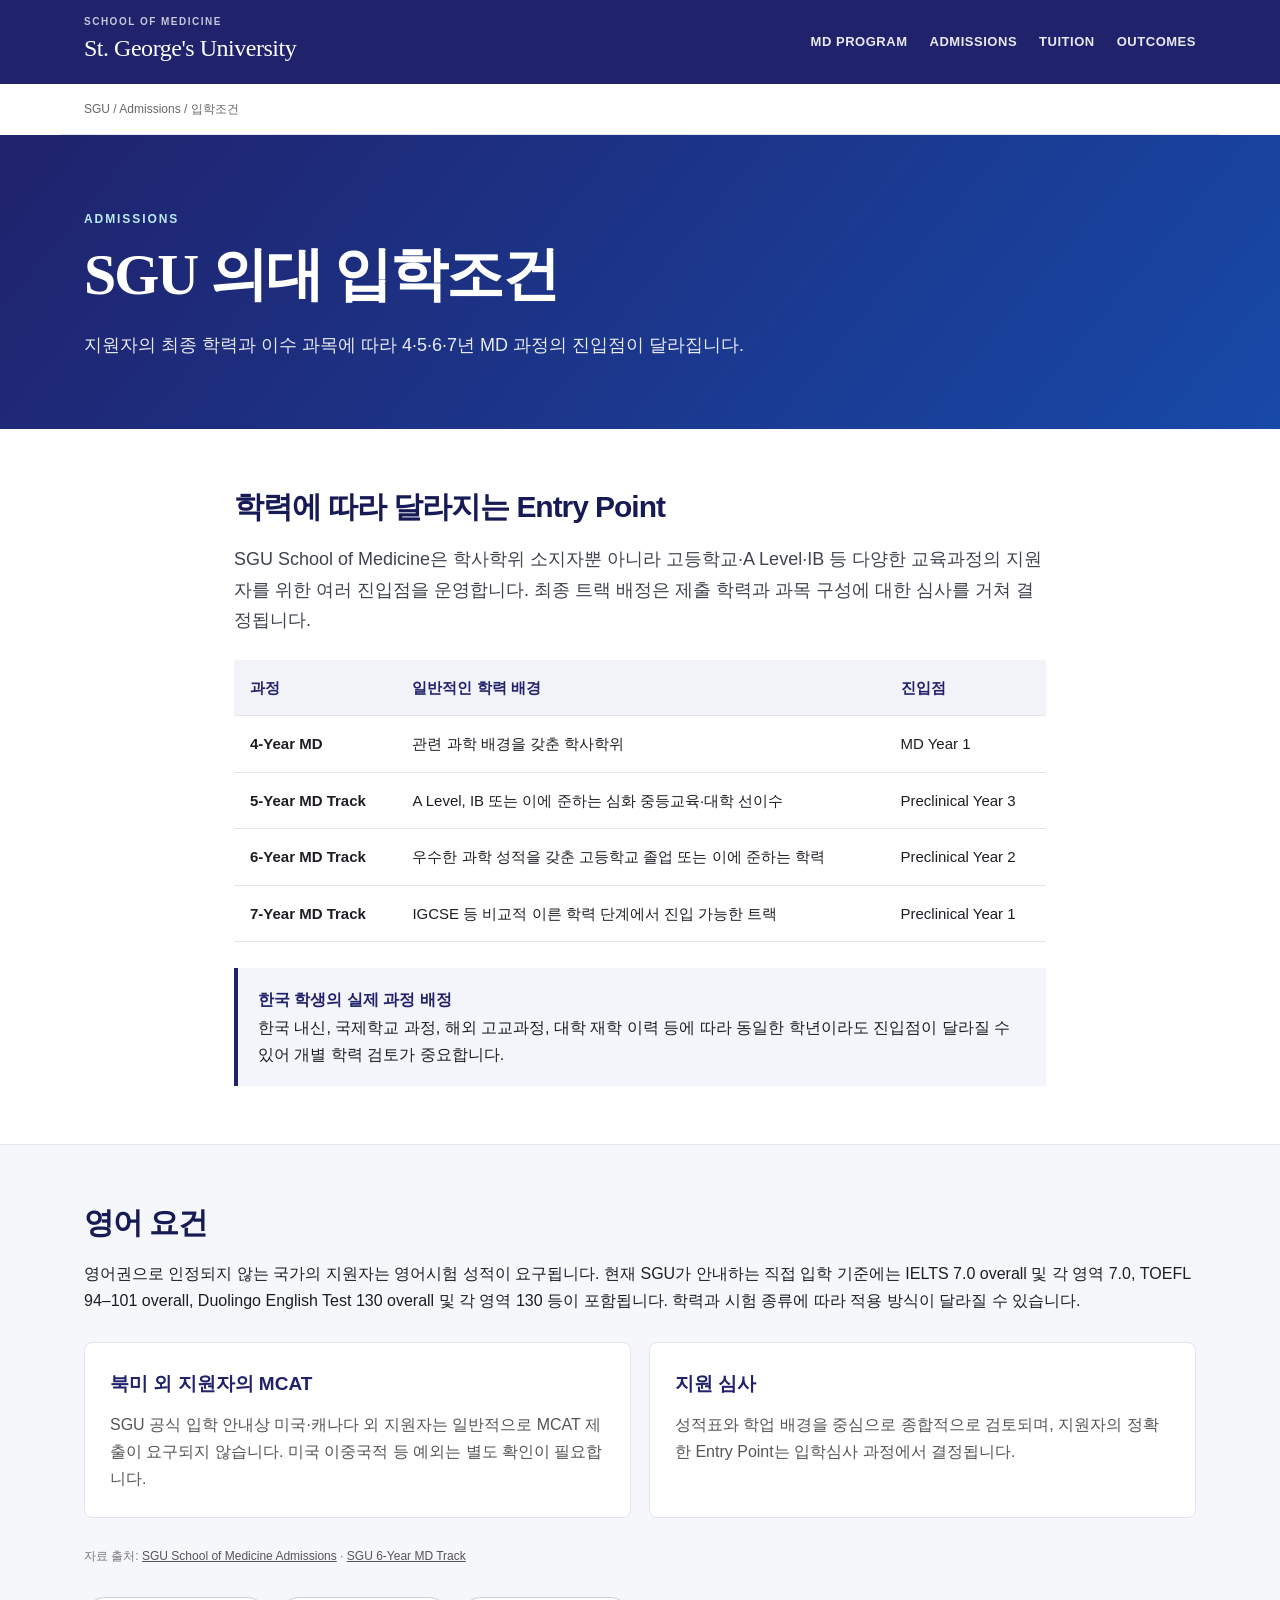
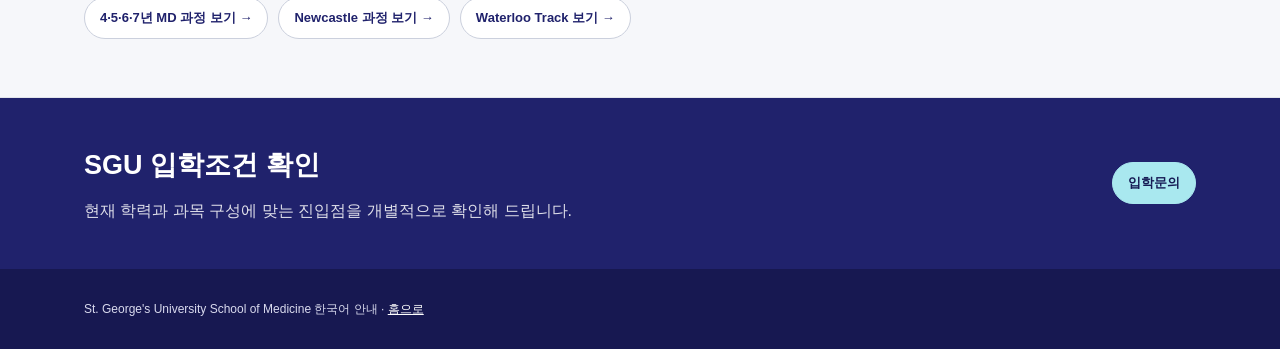
<file: admissions.html>
<!doctype html><html lang="ko"><head><meta charset="utf-8"><meta name="viewport" content="width=device-width,initial-scale=1"><title>SGU 의대 입학조건 | 4·5·6·7년 MD 과정</title><meta name="description" content="세인트조지 대학교(SGU) 의과대학 4·5·6·7년 MD 과정의 학력별 입학조건과 영어 요건을 안내합니다."><link rel="canonical" href="https://sgumedical.netlify.app/admissions.html"><link rel="stylesheet" href="/detail.css"><script type="application/ld+json">{"@context":"https://schema.org","@type":"WebPage","name":"SGU 의대 입학조건","url":"https://sgumedical.netlify.app/admissions.html","about":{"@type":"CollegeOrUniversity","name":"St. George's University"}}</script></head><body><header class="topbar"><div class="inner"><a class="brand" href="/"><small>School of Medicine</small>St. George's University</a><nav class="nav"><a href="/md-program.html">MD PROGRAM</a><a href="/admissions.html">ADMISSIONS</a><a href="/tuition-scholarships.html">TUITION</a><a href="/usmle-residency.html">OUTCOMES</a></nav></div></header><div class="crumbs"><a href="/">SGU</a> / Admissions / 입학조건</div><section class="hero"><div class="inner"><span class="eyebrow">ADMISSIONS</span><h1>SGU 의대 입학조건</h1><p>지원자의 최종 학력과 이수 과목에 따라 4·5·6·7년 MD 과정의 진입점이 달라집니다.</p></div></section><main><section><div class="wrap intro"><h2 class="section-title">학력에 따라 달라지는 Entry Point</h2><p class="lead">SGU School of Medicine은 학사학위 소지자뿐 아니라 고등학교·A Level·IB 등 다양한 교육과정의 지원자를 위한 여러 진입점을 운영합니다. 최종 트랙 배정은 제출 학력과 과목 구성에 대한 심사를 거쳐 결정됩니다.</p><table><thead><tr><th>과정</th><th>일반적인 학력 배경</th><th>진입점</th></tr></thead><tbody><tr><td><b>4-Year MD</b></td><td>관련 과학 배경을 갖춘 학사학위</td><td>MD Year 1</td></tr><tr><td><b>5-Year MD Track</b></td><td>A Level, IB 또는 이에 준하는 심화 중등교육·대학 선이수</td><td>Preclinical Year 3</td></tr><tr><td><b>6-Year MD Track</b></td><td>우수한 과학 성적을 갖춘 고등학교 졸업 또는 이에 준하는 학력</td><td>Preclinical Year 2</td></tr><tr><td><b>7-Year MD Track</b></td><td>IGCSE 등 비교적 이른 학력 단계에서 진입 가능한 트랙</td><td>Preclinical Year 1</td></tr></tbody></table><div class="notice"><strong>한국 학생의 실제 과정 배정</strong><br>한국 내신, 국제학교 과정, 해외 고교과정, 대학 재학 이력 등에 따라 동일한 학년이라도 진입점이 달라질 수 있어 개별 학력 검토가 중요합니다.</div></div></section><section class="band"><div class="wrap"><h2 class="section-title">영어 요건</h2><p>영어권으로 인정되지 않는 국가의 지원자는 영어시험 성적이 요구됩니다. 현재 SGU가 안내하는 직접 입학 기준에는 IELTS 7.0 overall 및 각 영역 7.0, TOEFL 94–101 overall, Duolingo English Test 130 overall 및 각 영역 130 등이 포함됩니다. 학력과 시험 종류에 따라 적용 방식이 달라질 수 있습니다.</p><div class="grid"><div class="card"><h3>북미 외 지원자의 MCAT</h3><p>SGU 공식 입학 안내상 미국·캐나다 외 지원자는 일반적으로 MCAT 제출이 요구되지 않습니다. 미국 이중국적 등 예외는 별도 확인이 필요합니다.</p></div><div class="card"><h3>지원 심사</h3><p>성적표와 학업 배경을 중심으로 종합적으로 검토되며, 지원자의 정확한 Entry Point는 입학심사 과정에서 결정됩니다.</p></div></div><p class="source">자료 출처: <a href="https://www.sgu.edu/school-of-medicine/admissions/" target="_blank" rel="noopener">SGU School of Medicine Admissions</a> · <a href="https://www.sgu.edu/school-of-medicine/md/6-year-md-track/" target="_blank" rel="noopener">SGU 6-Year MD Track</a></p><div class="link-row"><a href="/md-program.html">4·5·6·7년 MD 과정 보기 →</a><a href="/northumbria-newcastle.html">Newcastle 과정 보기 →</a><a href="/waterloo.html">Waterloo Track 보기 →</a></div></div></section></main><section class="cta"><div class="wrap"><div><h2>SGU 입학조건 확인</h2><p>현재 학력과 과목 구성에 맞는 진입점을 개별적으로 확인해 드립니다.</p></div><a class="button" href="/#inquiry">입학문의</a></div></section><footer class="footer"><div class="wrap">St. George's University School of Medicine 한국어 안내 · <a href="/">홈으로</a></div></footer></body></html>
</file>
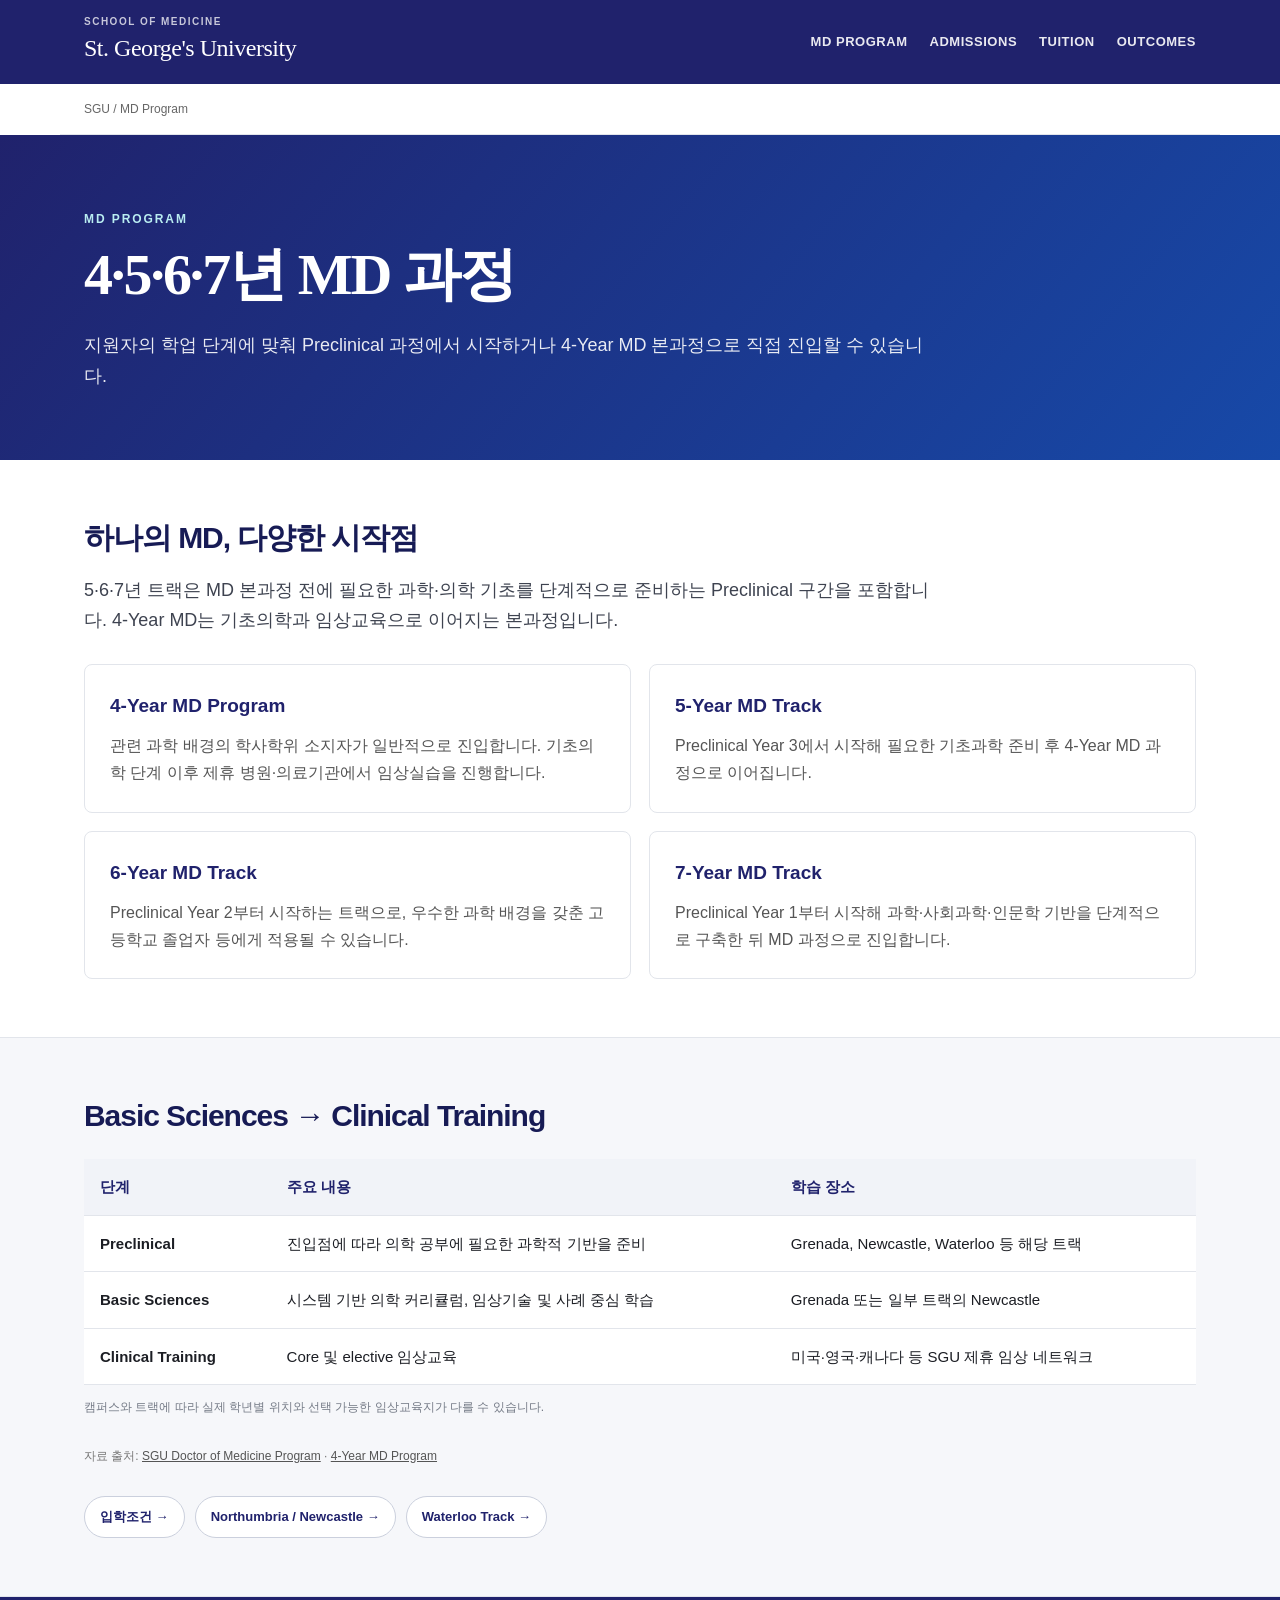
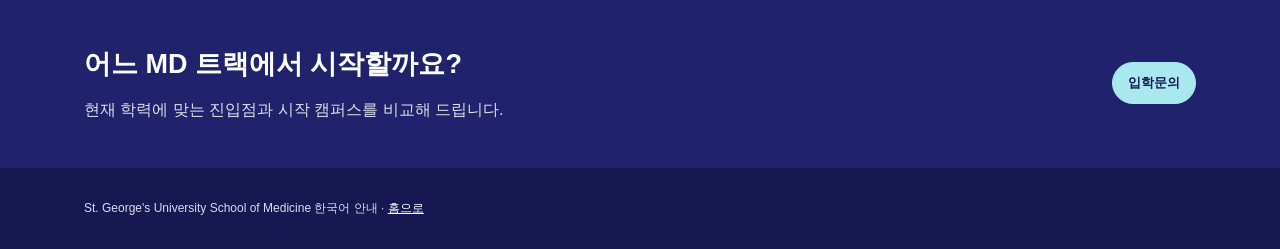
<file: md-program.html>
<!doctype html><html lang="ko"><head><meta charset="utf-8"><meta name="viewport" content="width=device-width,initial-scale=1"><title>SGU 4·5·6·7년 MD 과정 | 의대 커리큘럼</title><meta name="description" content="세인트조지 대학교(SGU) 의과대학 4·5·6·7년 MD 트랙의 진입 구조, 기초의학과 임상실습 과정을 안내합니다."><link rel="canonical" href="https://sgumedical.netlify.app/md-program.html"><link rel="stylesheet" href="/detail.css"><script type="application/ld+json">{"@context":"https://schema.org","@type":"EducationalOccupationalProgram","name":"St. George's University Doctor of Medicine Program","provider":{"@type":"CollegeOrUniversity","name":"St. George's University"},"url":"https://sgumedical.netlify.app/md-program.html"}</script></head><body><header class="topbar"><div class="inner"><a class="brand" href="/"><small>School of Medicine</small>St. George's University</a><nav class="nav"><a href="/md-program.html">MD PROGRAM</a><a href="/admissions.html">ADMISSIONS</a><a href="/tuition-scholarships.html">TUITION</a><a href="/usmle-residency.html">OUTCOMES</a></nav></div></header><div class="crumbs"><a href="/">SGU</a> / MD Program</div><section class="hero"><div class="inner"><span class="eyebrow">MD PROGRAM</span><h1>4·5·6·7년 MD 과정</h1><p>지원자의 학업 단계에 맞춰 Preclinical 과정에서 시작하거나 4-Year MD 본과정으로 직접 진입할 수 있습니다.</p></div></section><main><section><div class="wrap"><h2 class="section-title">하나의 MD, 다양한 시작점</h2><p class="lead intro">5·6·7년 트랙은 MD 본과정 전에 필요한 과학·의학 기초를 단계적으로 준비하는 Preclinical 구간을 포함합니다. 4-Year MD는 기초의학과 임상교육으로 이어지는 본과정입니다.</p><div class="grid"><div class="card"><h3>4-Year MD Program</h3><p>관련 과학 배경의 학사학위 소지자가 일반적으로 진입합니다. 기초의학 단계 이후 제휴 병원·의료기관에서 임상실습을 진행합니다.</p></div><div class="card"><h3>5-Year MD Track</h3><p>Preclinical Year 3에서 시작해 필요한 기초과학 준비 후 4-Year MD 과정으로 이어집니다.</p></div><div class="card"><h3>6-Year MD Track</h3><p>Preclinical Year 2부터 시작하는 트랙으로, 우수한 과학 배경을 갖춘 고등학교 졸업자 등에게 적용될 수 있습니다.</p></div><div class="card"><h3>7-Year MD Track</h3><p>Preclinical Year 1부터 시작해 과학·사회과학·인문학 기반을 단계적으로 구축한 뒤 MD 과정으로 진입합니다.</p></div></div></div></section><section class="band"><div class="wrap"><h2 class="section-title">Basic Sciences → Clinical Training</h2><table><thead><tr><th>단계</th><th>주요 내용</th><th>학습 장소</th></tr></thead><tbody><tr><td><b>Preclinical</b></td><td>진입점에 따라 의학 공부에 필요한 과학적 기반을 준비</td><td>Grenada, Newcastle, Waterloo 등 해당 트랙</td></tr><tr><td><b>Basic Sciences</b></td><td>시스템 기반 의학 커리큘럼, 임상기술 및 사례 중심 학습</td><td>Grenada 또는 일부 트랙의 Newcastle</td></tr><tr><td><b>Clinical Training</b></td><td>Core 및 elective 임상교육</td><td>미국·영국·캐나다 등 SGU 제휴 임상 네트워크</td></tr></tbody></table><p class="fine">캠퍼스와 트랙에 따라 실제 학년별 위치와 선택 가능한 임상교육지가 다를 수 있습니다.</p><p class="source">자료 출처: <a href="https://www.sgu.edu/school-of-medicine/md/" target="_blank" rel="noopener">SGU Doctor of Medicine Program</a> · <a href="https://www.sgu.edu/school-of-medicine/md/4-year-md-program/" target="_blank" rel="noopener">4-Year MD Program</a></p><div class="link-row"><a href="/admissions.html">입학조건 →</a><a href="/northumbria-newcastle.html">Northumbria / Newcastle →</a><a href="/waterloo.html">Waterloo Track →</a></div></div></section></main><section class="cta"><div class="wrap"><div><h2>어느 MD 트랙에서 시작할까요?</h2><p>현재 학력에 맞는 진입점과 시작 캠퍼스를 비교해 드립니다.</p></div><a class="button" href="/#inquiry">입학문의</a></div></section><footer class="footer"><div class="wrap">St. George's University School of Medicine 한국어 안내 · <a href="/">홈으로</a></div></footer></body></html>
</file>
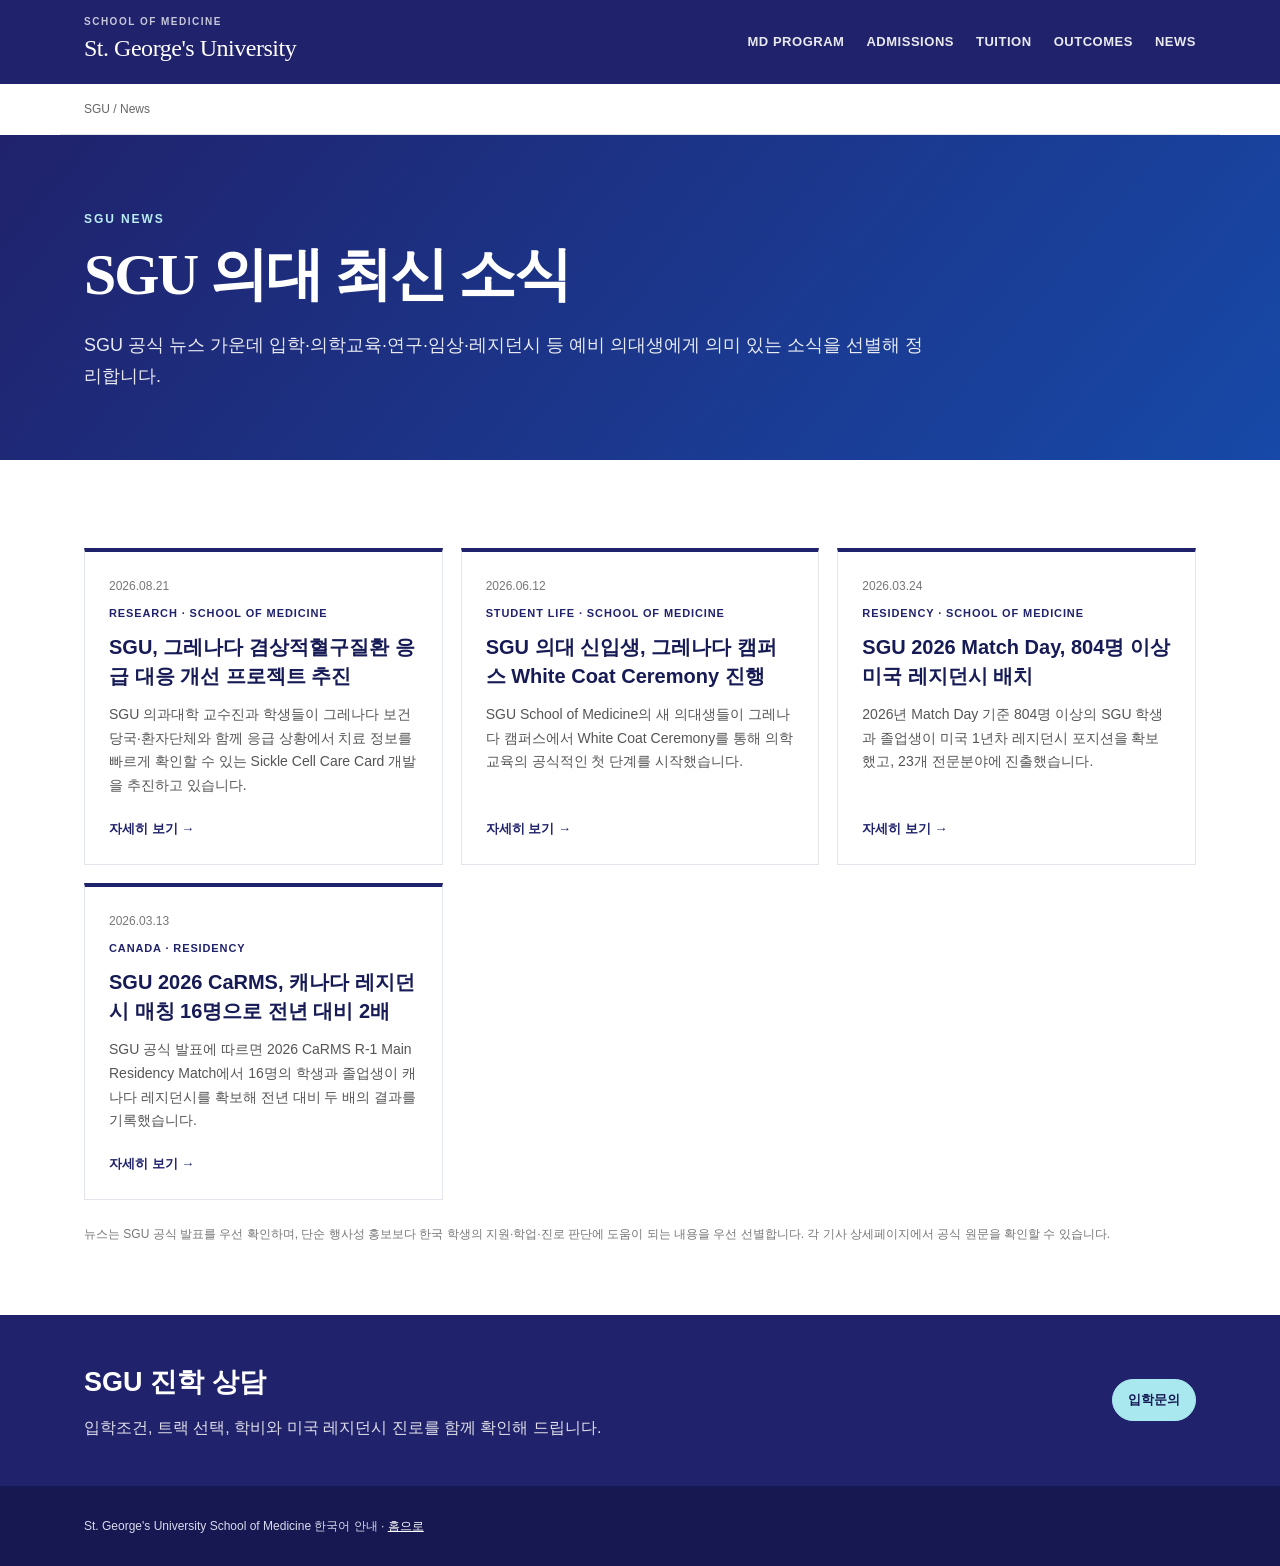
<file: news.html>
<!doctype html><html lang="ko"><head><meta charset="utf-8"><meta name="viewport" content="width=device-width,initial-scale=1"><title>SGU NEWS | 세인트조지 의대 최신 소식</title><meta name="description" content="세인트조지 대학교(SGU) School of Medicine의 최신 뉴스 중 한국 학생과 학부모에게 유용한 입학, 의학교육, 연구, 임상, 레지던시 소식을 선별해 한국어로 정리합니다."><link rel="canonical" href="https://sgumedical.netlify.app/news.html"><link rel="stylesheet" href="/detail.css"><script type="application/ld+json">{"@context":"https://schema.org","@type":"CollectionPage","name":"SGU NEWS","url":"https://sgumedical.netlify.app/news.html","about":{"@type":"CollegeOrUniversity","name":"St. George's University"}}</script><style>.news-grid{display:grid;grid-template-columns:repeat(3,minmax(0,1fr));gap:18px;margin-top:30px}.news-card{border:1px solid var(--line);border-top:4px solid var(--blue);padding:24px;background:#fff;display:flex;flex-direction:column;min-height:270px}.news-date{font-size:12px;color:#777;margin-bottom:8px}.news-cat{font-size:11px;font-weight:900;letter-spacing:.08em;text-transform:uppercase;color:#20226c;margin-bottom:10px}.news-card h2{font-size:20px;line-height:1.45;margin:0 0 12px;color:#171b55}.news-card p{font-size:14px;color:#555;margin:0 0 20px}.news-card a{margin-top:auto;font-size:13px;font-weight:800;color:#20226c;text-decoration:none}.news-card a:hover{text-decoration:underline}.news-note{margin-top:24px;font-size:12px;color:#777}@media(max-width:850px){.news-grid{grid-template-columns:1fr}}</style></head><body><header class="topbar"><div class="inner"><a class="brand" href="/"><small>School of Medicine</small>St. George's University</a><nav class="nav"><a href="/md-program.html">MD PROGRAM</a><a href="/admissions.html">ADMISSIONS</a><a href="/tuition-scholarships.html">TUITION</a><a href="/usmle-residency.html">OUTCOMES</a><a href="/news.html">NEWS</a></nav></div></header><div class="crumbs"><a href="/">SGU</a> / News</div><section class="hero"><div class="inner"><span class="eyebrow">SGU NEWS</span><h1>SGU 의대 최신 소식</h1><p>SGU 공식 뉴스 가운데 입학·의학교육·연구·임상·레지던시 등 예비 의대생에게 의미 있는 소식을 선별해 정리합니다.</p></div></section><main><section><div class="wrap"><div id="newsList" class="news-grid"><article class="news-card"><div class="news-date">2026.08.21</div><div class="news-cat">Research · School of Medicine</div><h2>SGU, 그레나다 겸상적혈구질환 응급 대응 개선 프로젝트 추진</h2><p>SGU 교수진과 학생들이 현지 보건 당국·환자단체와 함께 Sickle Cell Care Card 개발을 추진하고 있습니다.</p><a href="/news/sickle-cell-care-grenada-2026.html">자세히 보기 →</a></article><article class="news-card"><div class="news-date">2026.06.12</div><div class="news-cat">Student Life · School of Medicine</div><h2>SGU 의대 신입생, 그레나다 캠퍼스 White Coat Ceremony 진행</h2><p>새 의대생들이 White Coat Ceremony를 통해 의학 교육의 공식적인 첫 단계를 시작했습니다.</p><a href="/news/white-coat-grenada-2026.html">자세히 보기 →</a></article><article class="news-card"><div class="news-date">2026.03.24</div><div class="news-cat">Residency · School of Medicine</div><h2>SGU 2026 Match Day, 804명 이상 미국 레지던시 배치</h2><p>804명 이상의 SGU 학생과 졸업생이 미국 1년차 레지던시 포지션을 확보했고 23개 전문분야에 진출했습니다.</p><a href="/news/match-day-2026.html">자세히 보기 →</a></article></div><p class="news-note">뉴스는 SGU 공식 발표를 우선 확인하며, 단순 행사성 홍보보다 한국 학생의 지원·학업·진로 판단에 도움이 되는 내용을 우선 선별합니다. 각 기사 상세페이지에서 공식 원문을 확인할 수 있습니다.</p></div></section></main><section class="cta"><div class="wrap"><div><h2>SGU 진학 상담</h2><p>입학조건, 트랙 선택, 학비와 미국 레지던시 진로를 함께 확인해 드립니다.</p></div><a class="button" href="/#inquiry">입학문의</a></div></section><footer class="footer"><div class="wrap">St. George's University School of Medicine 한국어 안내 · <a href="/">홈으로</a></div></footer><script>fetch('/news-data.json').then(r=>r.json()).then(data=>{const box=document.getElementById('newsList');if(!box||!Array.isArray(data.items))return;box.innerHTML='';data.items.forEach(n=>{const a=document.createElement('article');a.className='news-card';const d=(n.date||'').replaceAll('-','.');a.innerHTML='<div class="news-date"></div><div class="news-cat"></div><h2></h2><p></p><a></a>';a.querySelector('.news-date').textContent=d;a.querySelector('.news-cat').textContent=n.category||'';a.querySelector('h2').textContent=n.title||'';a.querySelector('p').textContent=n.summary||'';const link=a.querySelector('a');link.href=n.path;link.textContent='자세히 보기 →';box.appendChild(a);});}).catch(()=>{});</script></body></html>
</file>
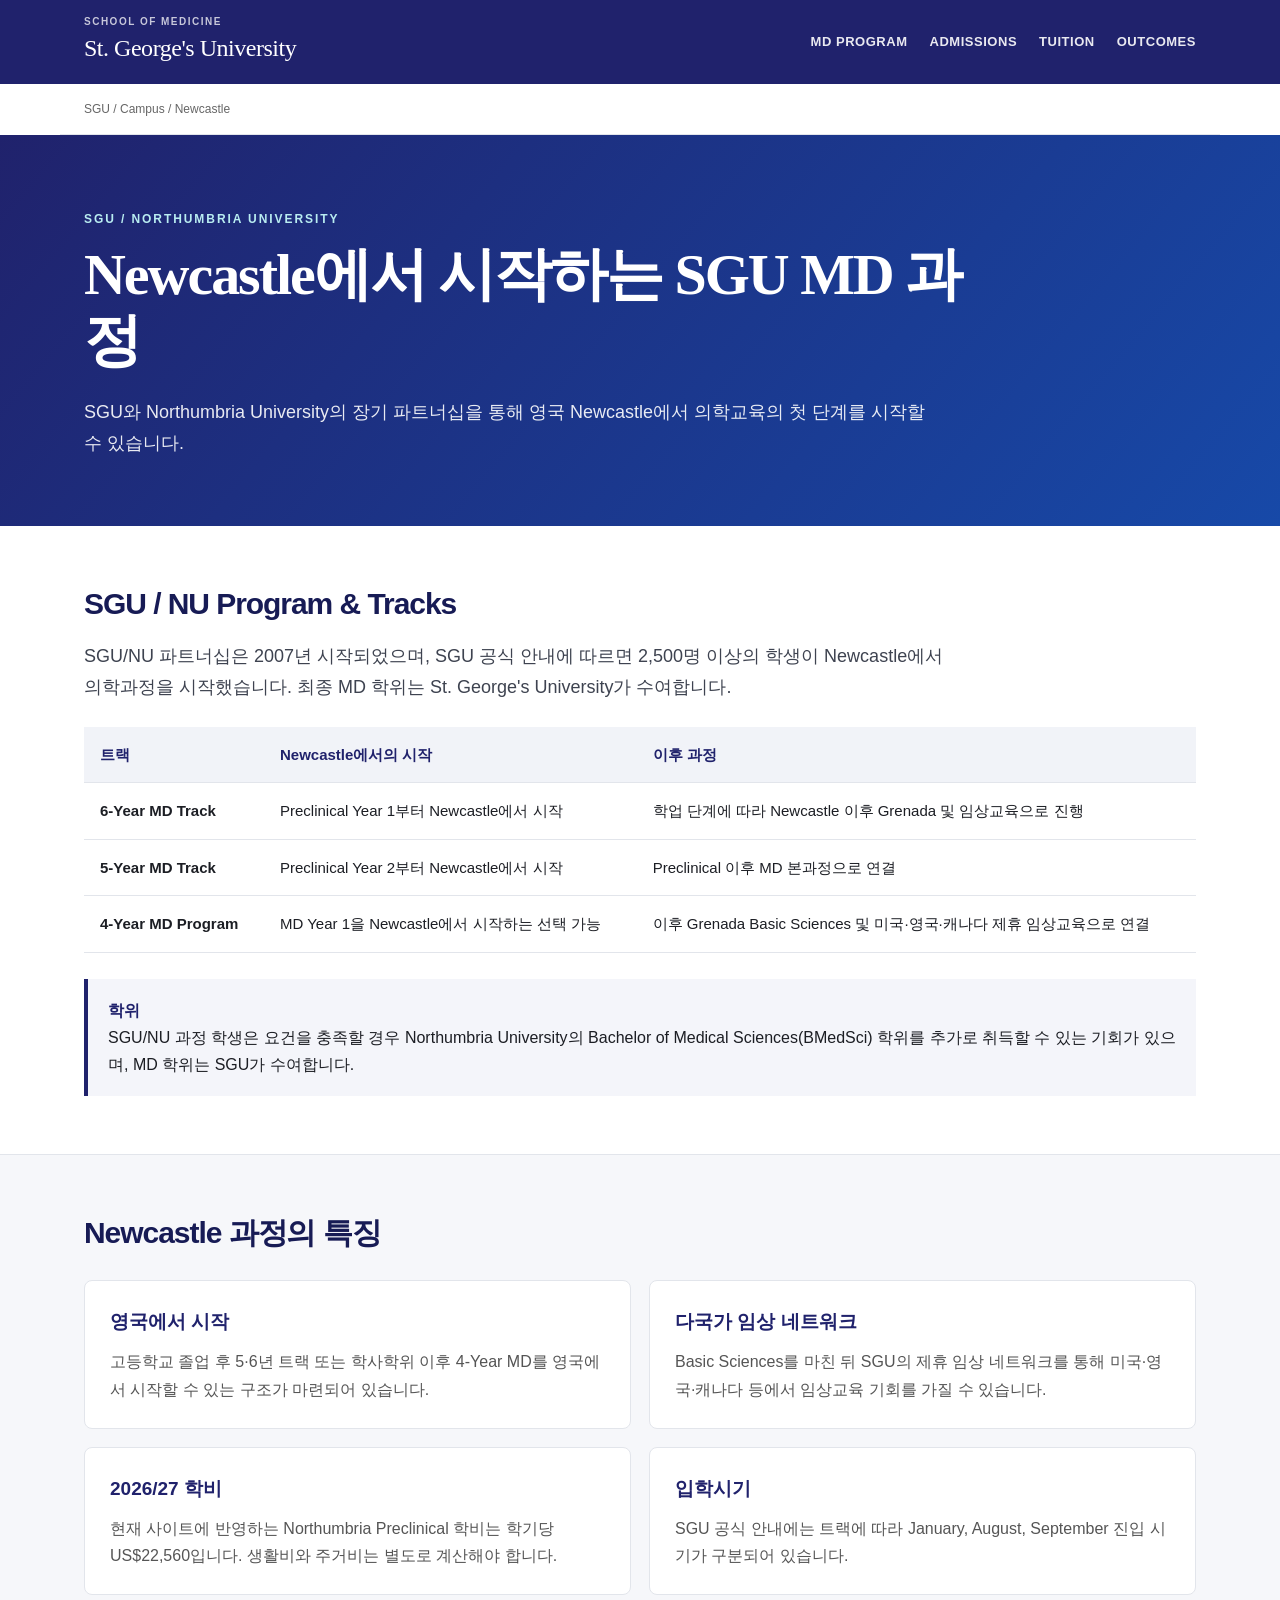
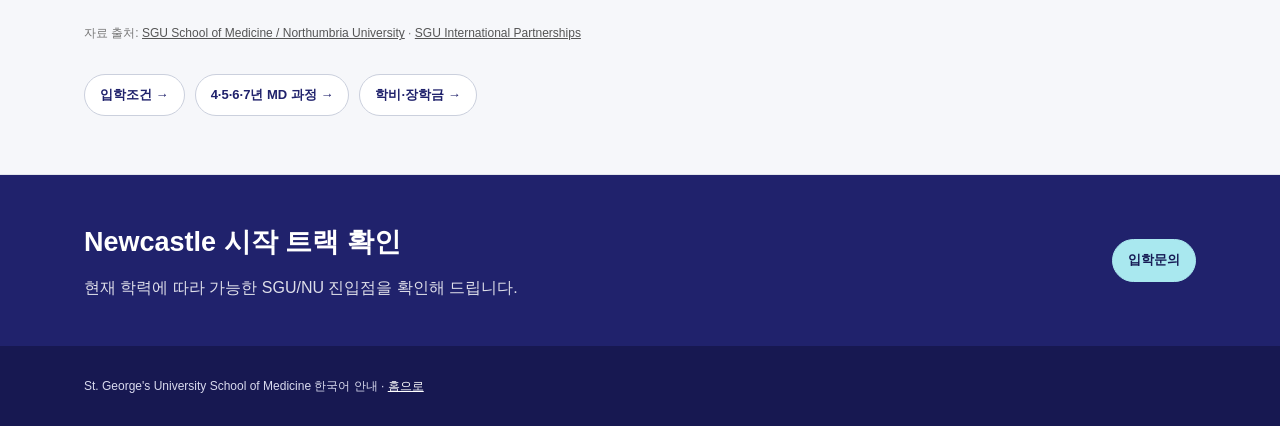
<file: northumbria-newcastle.html>
<!doctype html><html lang="ko"><head><meta charset="utf-8"><meta name="viewport" content="width=device-width,initial-scale=1"><title>SGU 노썸브리아 뉴캐슬 과정 | SGU/NU MD Track</title><meta name="description" content="영국 Newcastle의 Northumbria University에서 시작하는 SGU/NU 4-Year MD Program, 5-Year 및 6-Year MD Track 구조를 안내합니다."><link rel="canonical" href="https://sgumedical.netlify.app/northumbria-newcastle.html"><link rel="stylesheet" href="/detail.css"><script type="application/ld+json">{"@context":"https://schema.org","@type":"WebPage","name":"SGU / Northumbria University Newcastle MD 과정","url":"https://sgumedical.netlify.app/northumbria-newcastle.html","about":{"@type":"EducationalOccupationalProgram","name":"SGU School of Medicine / Northumbria University MD Program and Tracks"}}</script></head><body><header class="topbar"><div class="inner"><a class="brand" href="/"><small>School of Medicine</small>St. George's University</a><nav class="nav"><a href="/md-program.html">MD PROGRAM</a><a href="/admissions.html">ADMISSIONS</a><a href="/tuition-scholarships.html">TUITION</a><a href="/usmle-residency.html">OUTCOMES</a></nav></div></header><div class="crumbs"><a href="/">SGU</a> / Campus / Newcastle</div><section class="hero"><div class="inner"><span class="eyebrow">SGU / NORTHUMBRIA UNIVERSITY</span><h1>Newcastle에서 시작하는 SGU MD 과정</h1><p>SGU와 Northumbria University의 장기 파트너십을 통해 영국 Newcastle에서 의학교육의 첫 단계를 시작할 수 있습니다.</p></div></section><main><section><div class="wrap"><h2 class="section-title">SGU / NU Program & Tracks</h2><p class="lead intro">SGU/NU 파트너십은 2007년 시작되었으며, SGU 공식 안내에 따르면 2,500명 이상의 학생이 Newcastle에서 의학과정을 시작했습니다. 최종 MD 학위는 St. George's University가 수여합니다.</p><table><thead><tr><th>트랙</th><th>Newcastle에서의 시작</th><th>이후 과정</th></tr></thead><tbody><tr><td><b>6-Year MD Track</b></td><td>Preclinical Year 1부터 Newcastle에서 시작</td><td>학업 단계에 따라 Newcastle 이후 Grenada 및 임상교육으로 진행</td></tr><tr><td><b>5-Year MD Track</b></td><td>Preclinical Year 2부터 Newcastle에서 시작</td><td>Preclinical 이후 MD 본과정으로 연결</td></tr><tr><td><b>4-Year MD Program</b></td><td>MD Year 1을 Newcastle에서 시작하는 선택 가능</td><td>이후 Grenada Basic Sciences 및 미국·영국·캐나다 제휴 임상교육으로 연결</td></tr></tbody></table><div class="notice"><strong>학위</strong><br>SGU/NU 과정 학생은 요건을 충족할 경우 Northumbria University의 Bachelor of Medical Sciences(BMedSci) 학위를 추가로 취득할 수 있는 기회가 있으며, MD 학위는 SGU가 수여합니다.</div></div></section><section class="band"><div class="wrap"><h2 class="section-title">Newcastle 과정의 특징</h2><div class="grid"><div class="card"><h3>영국에서 시작</h3><p>고등학교 졸업 후 5·6년 트랙 또는 학사학위 이후 4-Year MD를 영국에서 시작할 수 있는 구조가 마련되어 있습니다.</p></div><div class="card"><h3>다국가 임상 네트워크</h3><p>Basic Sciences를 마친 뒤 SGU의 제휴 임상 네트워크를 통해 미국·영국·캐나다 등에서 임상교육 기회를 가질 수 있습니다.</p></div><div class="card"><h3>2026/27 학비</h3><p>현재 사이트에 반영하는 Northumbria Preclinical 학비는 학기당 US$22,560입니다. 생활비와 주거비는 별도로 계산해야 합니다.</p></div><div class="card"><h3>입학시기</h3><p>SGU 공식 안내에는 트랙에 따라 January, August, September 진입 시기가 구분되어 있습니다.</p></div></div><p class="source">자료 출처: <a href="https://www.sgu.edu/school-of-medicine/nu/" target="_blank" rel="noopener">SGU School of Medicine / Northumbria University</a> · <a href="https://www.sgu.edu/school-of-medicine/international-partnerships/" target="_blank" rel="noopener">SGU International Partnerships</a></p><div class="link-row"><a href="/admissions.html">입학조건 →</a><a href="/md-program.html">4·5·6·7년 MD 과정 →</a><a href="/tuition-scholarships.html">학비·장학금 →</a></div></div></section></main><section class="cta"><div class="wrap"><div><h2>Newcastle 시작 트랙 확인</h2><p>현재 학력에 따라 가능한 SGU/NU 진입점을 확인해 드립니다.</p></div><a class="button" href="/#inquiry">입학문의</a></div></section><footer class="footer"><div class="wrap">St. George's University School of Medicine 한국어 안내 · <a href="/">홈으로</a></div></footer></body></html>
</file>
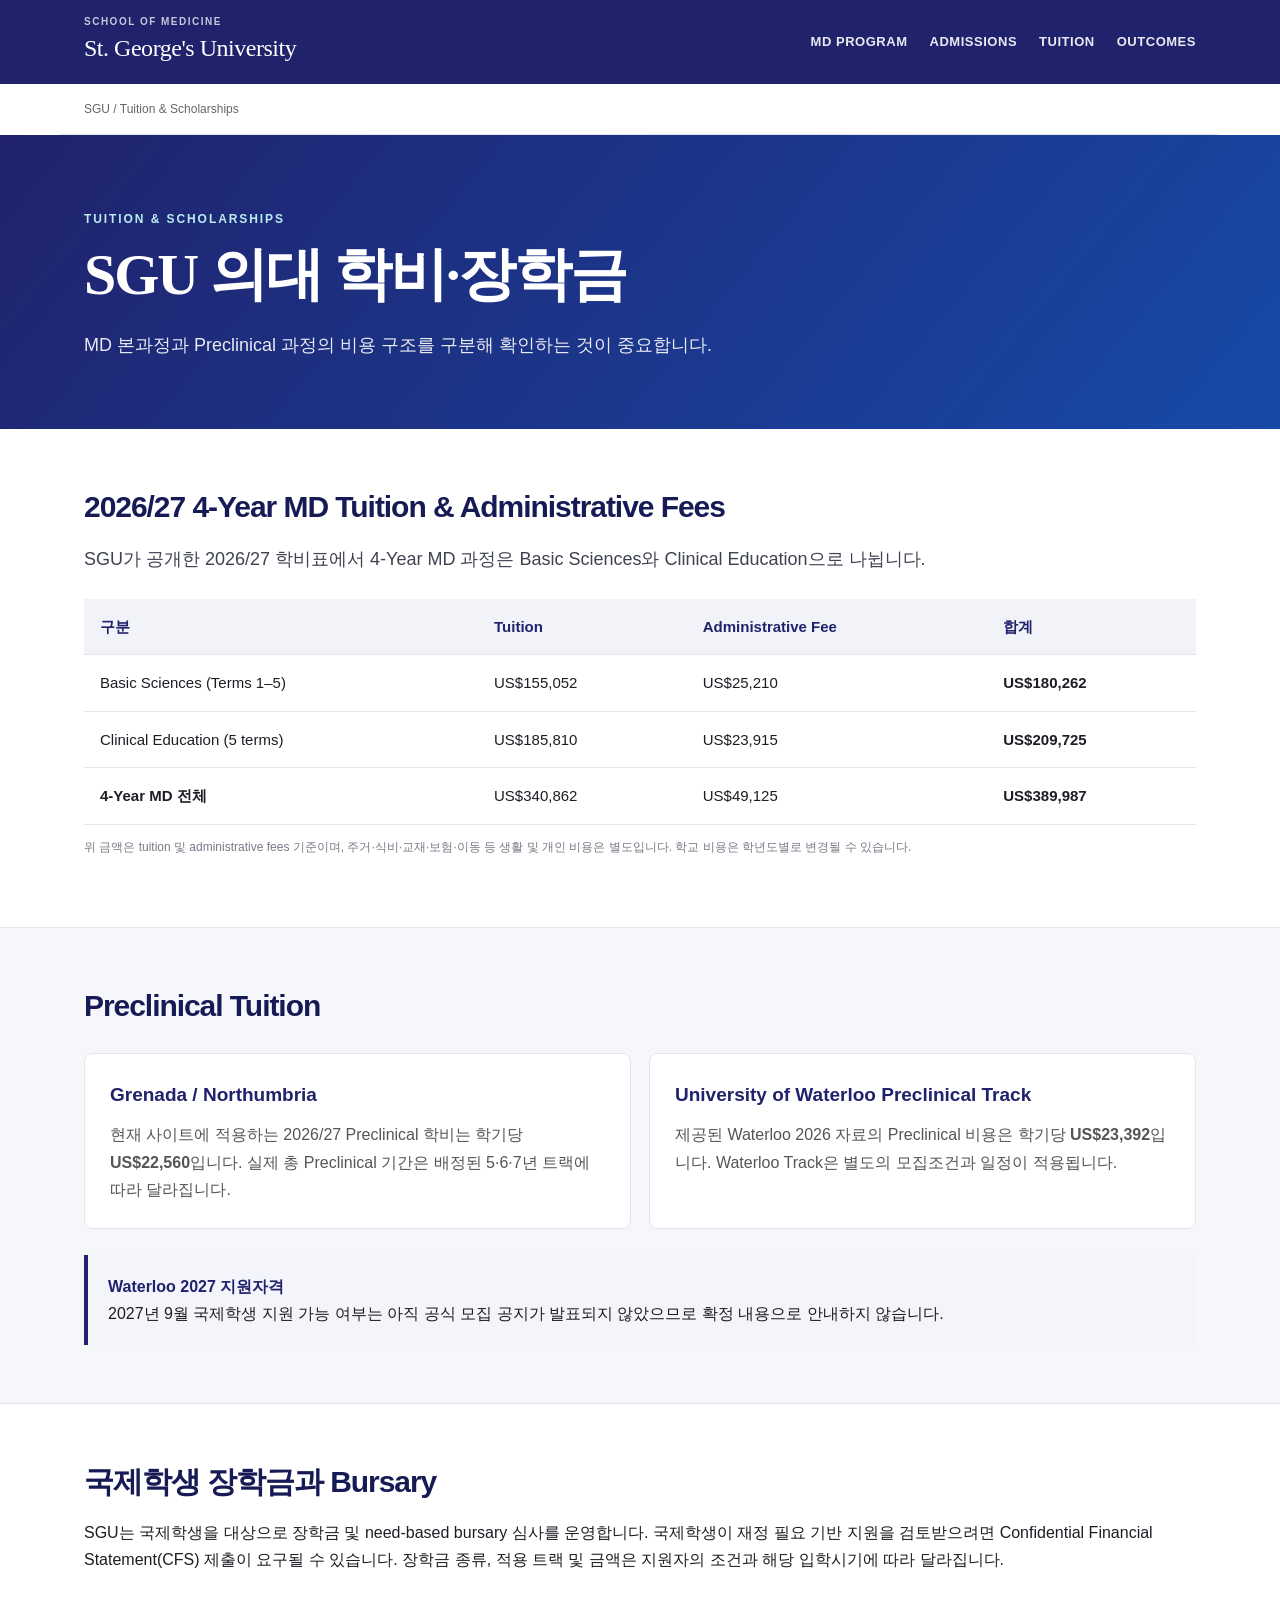
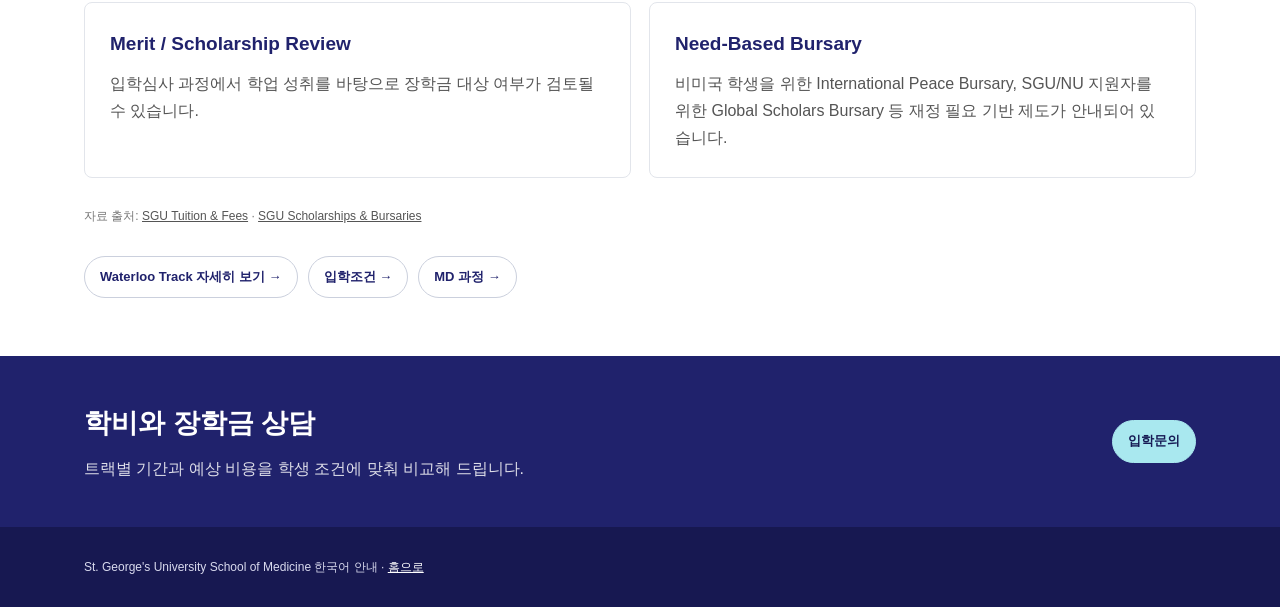
<file: tuition-scholarships.html>
<!doctype html><html lang="ko"><head><meta charset="utf-8"><meta name="viewport" content="width=device-width,initial-scale=1"><title>SGU 의대 학비·장학금 | 2026/27 비용 안내</title><meta name="description" content="세인트조지 대학교(SGU) 의과대학 2026/27 학비와 Preclinical 비용, 국제학생 장학금 및 bursary 안내입니다."><link rel="canonical" href="https://sgumedical.netlify.app/tuition-scholarships.html"><link rel="stylesheet" href="/detail.css"><script type="application/ld+json">{"@context":"https://schema.org","@type":"WebPage","name":"SGU 의대 학비·장학금","url":"https://sgumedical.netlify.app/tuition-scholarships.html","about":{"@type":"CollegeOrUniversity","name":"St. George's University"}}</script></head><body><header class="topbar"><div class="inner"><a class="brand" href="/"><small>School of Medicine</small>St. George's University</a><nav class="nav"><a href="/md-program.html">MD PROGRAM</a><a href="/admissions.html">ADMISSIONS</a><a href="/tuition-scholarships.html">TUITION</a><a href="/usmle-residency.html">OUTCOMES</a></nav></div></header><div class="crumbs"><a href="/">SGU</a> / Tuition & Scholarships</div><section class="hero"><div class="inner"><span class="eyebrow">TUITION & SCHOLARSHIPS</span><h1>SGU 의대 학비·장학금</h1><p>MD 본과정과 Preclinical 과정의 비용 구조를 구분해 확인하는 것이 중요합니다.</p></div></section><main><section><div class="wrap"><h2 class="section-title">2026/27 4-Year MD Tuition & Administrative Fees</h2><p class="lead intro">SGU가 공개한 2026/27 학비표에서 4-Year MD 과정은 Basic Sciences와 Clinical Education으로 나뉩니다.</p><table><thead><tr><th>구분</th><th>Tuition</th><th>Administrative Fee</th><th>합계</th></tr></thead><tbody><tr><td>Basic Sciences (Terms 1–5)</td><td>US$155,052</td><td>US$25,210</td><td><b>US$180,262</b></td></tr><tr><td>Clinical Education (5 terms)</td><td>US$185,810</td><td>US$23,915</td><td><b>US$209,725</b></td></tr><tr><td><b>4-Year MD 전체</b></td><td>US$340,862</td><td>US$49,125</td><td><b>US$389,987</b></td></tr></tbody></table><p class="fine">위 금액은 tuition 및 administrative fees 기준이며, 주거·식비·교재·보험·이동 등 생활 및 개인 비용은 별도입니다. 학교 비용은 학년도별로 변경될 수 있습니다.</p></div></section><section class="band"><div class="wrap"><h2 class="section-title">Preclinical Tuition</h2><div class="grid"><div class="card"><h3>Grenada / Northumbria</h3><p>현재 사이트에 적용하는 2026/27 Preclinical 학비는 학기당 <b>US$22,560</b>입니다. 실제 총 Preclinical 기간은 배정된 5·6·7년 트랙에 따라 달라집니다.</p></div><div class="card"><h3>University of Waterloo Preclinical Track</h3><p>제공된 Waterloo 2026 자료의 Preclinical 비용은 학기당 <b>US$23,392</b>입니다. Waterloo Track은 별도의 모집조건과 일정이 적용됩니다.</p></div></div><div class="notice"><strong>Waterloo 2027 지원자격</strong><br>2027년 9월 국제학생 지원 가능 여부는 아직 공식 모집 공지가 발표되지 않았으므로 확정 내용으로 안내하지 않습니다.</div></div></section><section><div class="wrap"><h2 class="section-title">국제학생 장학금과 Bursary</h2><p>SGU는 국제학생을 대상으로 장학금 및 need-based bursary 심사를 운영합니다. 국제학생이 재정 필요 기반 지원을 검토받으려면 Confidential Financial Statement(CFS) 제출이 요구될 수 있습니다. 장학금 종류, 적용 트랙 및 금액은 지원자의 조건과 해당 입학시기에 따라 달라집니다.</p><div class="grid"><div class="card"><h3>Merit / Scholarship Review</h3><p>입학심사 과정에서 학업 성취를 바탕으로 장학금 대상 여부가 검토될 수 있습니다.</p></div><div class="card"><h3>Need-Based Bursary</h3><p>비미국 학생을 위한 International Peace Bursary, SGU/NU 지원자를 위한 Global Scholars Bursary 등 재정 필요 기반 제도가 안내되어 있습니다.</p></div></div><p class="source">자료 출처: <a href="https://www.sgu.edu/school-of-medicine/tuition/" target="_blank" rel="noopener">SGU Tuition & Fees</a> · <a href="https://catalog.sgu.edu/school-of-medicine-catalog/universitysponsored-grants-scholarships-and-bursaries" target="_blank" rel="noopener">SGU Scholarships & Bursaries</a></p><div class="link-row"><a href="/waterloo.html">Waterloo Track 자세히 보기 →</a><a href="/admissions.html">입학조건 →</a><a href="/md-program.html">MD 과정 →</a></div></div></section></main><section class="cta"><div class="wrap"><div><h2>학비와 장학금 상담</h2><p>트랙별 기간과 예상 비용을 학생 조건에 맞춰 비교해 드립니다.</p></div><a class="button" href="/#inquiry">입학문의</a></div></section><footer class="footer"><div class="wrap">St. George's University School of Medicine 한국어 안내 · <a href="/">홈으로</a></div></footer></body></html>
</file>
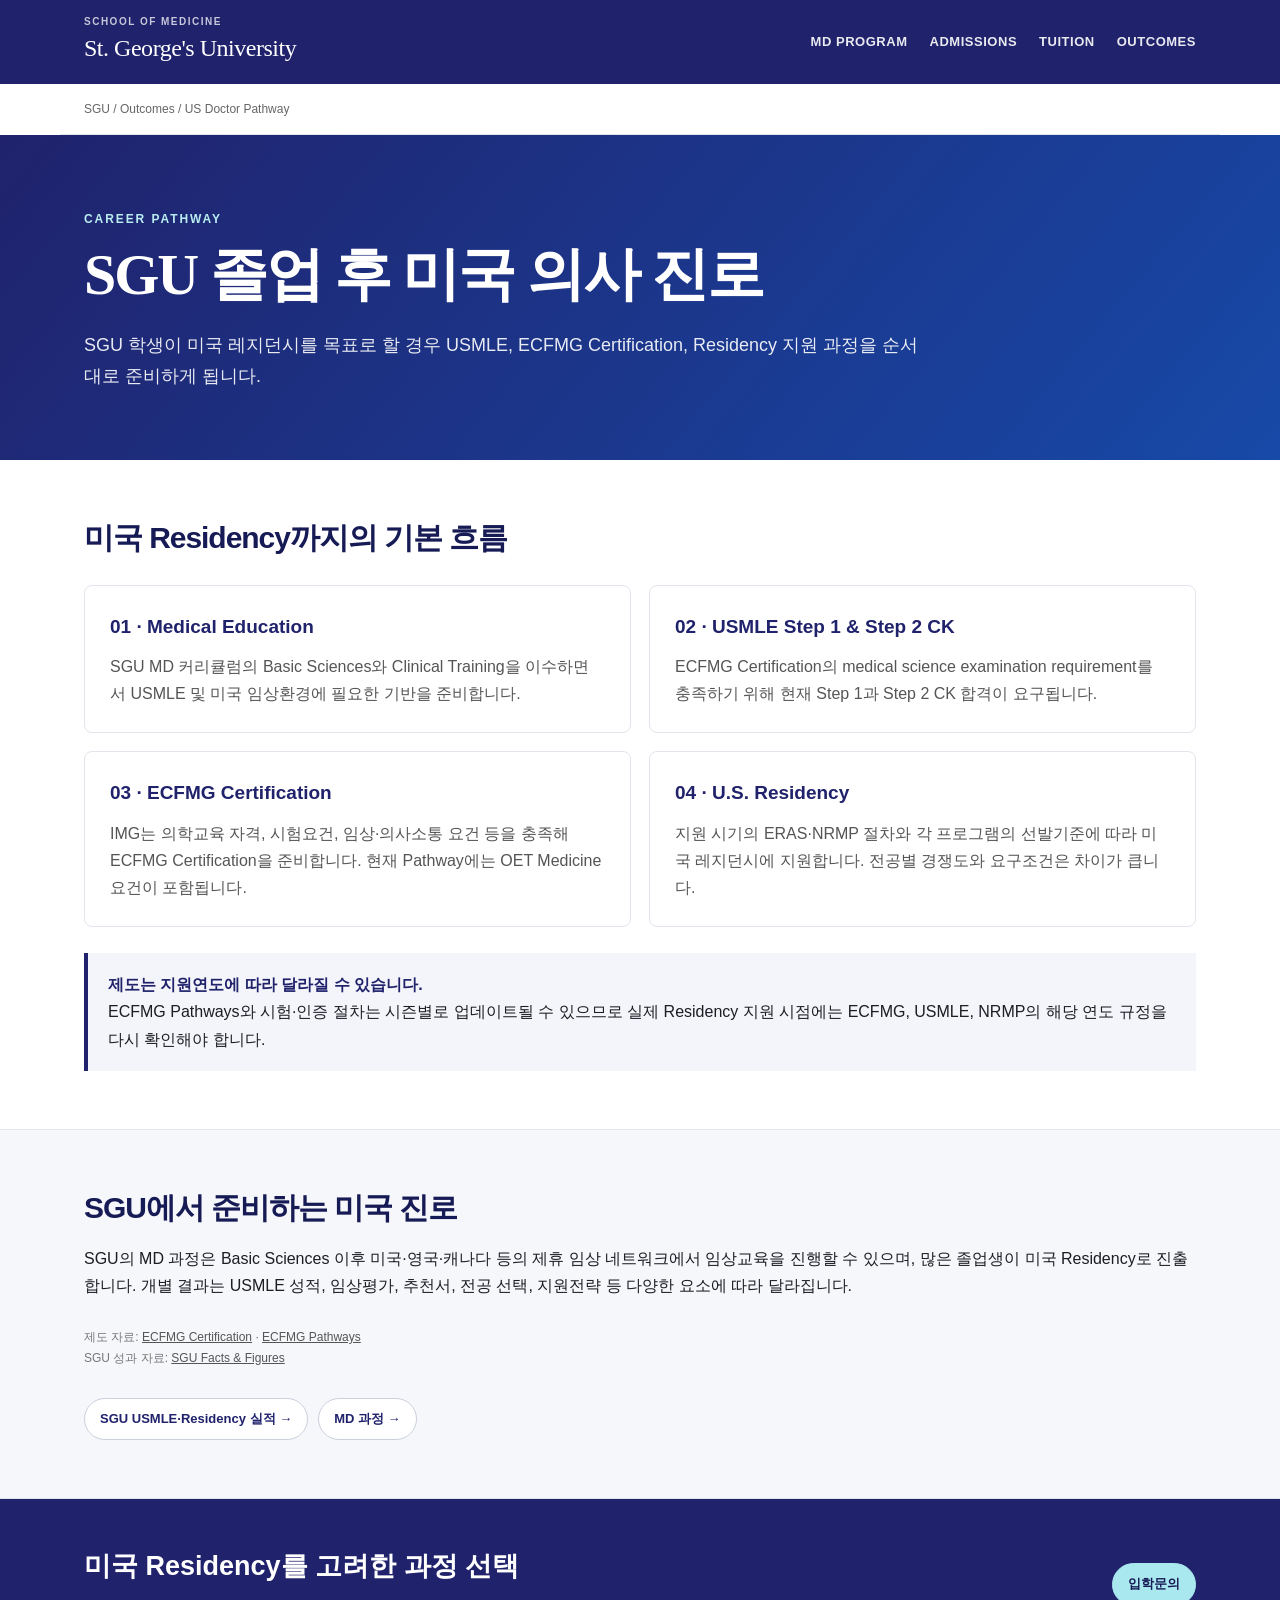
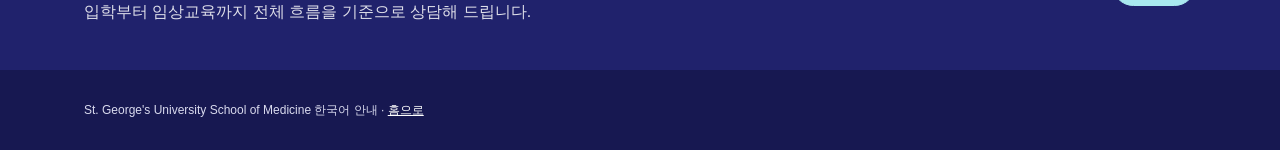
<file: us-doctor-pathway.html>
<!doctype html><html lang="ko"><head><meta charset="utf-8"><meta name="viewport" content="width=device-width,initial-scale=1"><title>SGU 졸업 후 미국 의사 진로 | USMLE·ECFMG·Residency</title><meta name="description" content="SGU 의대 학생이 미국 의사 진로를 준비할 때 확인하는 USMLE Step 1·Step 2 CK, ECFMG Certification, 미국 Residency의 기본 흐름을 안내합니다."><link rel="canonical" href="https://sgumedical.netlify.app/us-doctor-pathway.html"><link rel="stylesheet" href="/detail.css"><script type="application/ld+json">{"@context":"https://schema.org","@type":"WebPage","name":"SGU 졸업 후 미국 의사 진로","url":"https://sgumedical.netlify.app/us-doctor-pathway.html","about":{"@type":"CollegeOrUniversity","name":"St. George's University"}}</script></head><body><header class="topbar"><div class="inner"><a class="brand" href="/"><small>School of Medicine</small>St. George's University</a><nav class="nav"><a href="/md-program.html">MD PROGRAM</a><a href="/admissions.html">ADMISSIONS</a><a href="/tuition-scholarships.html">TUITION</a><a href="/usmle-residency.html">OUTCOMES</a></nav></div></header><div class="crumbs"><a href="/">SGU</a> / Outcomes / US Doctor Pathway</div><section class="hero"><div class="inner"><span class="eyebrow">CAREER PATHWAY</span><h1>SGU 졸업 후 미국 의사 진로</h1><p>SGU 학생이 미국 레지던시를 목표로 할 경우 USMLE, ECFMG Certification, Residency 지원 과정을 순서대로 준비하게 됩니다.</p></div></section><main><section><div class="wrap"><h2 class="section-title">미국 Residency까지의 기본 흐름</h2><div class="grid"><div class="card"><h3>01 · Medical Education</h3><p>SGU MD 커리큘럼의 Basic Sciences와 Clinical Training을 이수하면서 USMLE 및 미국 임상환경에 필요한 기반을 준비합니다.</p></div><div class="card"><h3>02 · USMLE Step 1 & Step 2 CK</h3><p>ECFMG Certification의 medical science examination requirement를 충족하기 위해 현재 Step 1과 Step 2 CK 합격이 요구됩니다.</p></div><div class="card"><h3>03 · ECFMG Certification</h3><p>IMG는 의학교육 자격, 시험요건, 임상·의사소통 요건 등을 충족해 ECFMG Certification을 준비합니다. 현재 Pathway에는 OET Medicine 요건이 포함됩니다.</p></div><div class="card"><h3>04 · U.S. Residency</h3><p>지원 시기의 ERAS·NRMP 절차와 각 프로그램의 선발기준에 따라 미국 레지던시에 지원합니다. 전공별 경쟁도와 요구조건은 차이가 큽니다.</p></div></div><div class="notice"><strong>제도는 지원연도에 따라 달라질 수 있습니다.</strong><br>ECFMG Pathways와 시험·인증 절차는 시즌별로 업데이트될 수 있으므로 실제 Residency 지원 시점에는 ECFMG, USMLE, NRMP의 해당 연도 규정을 다시 확인해야 합니다.</div></div></section><section class="band"><div class="wrap"><h2 class="section-title">SGU에서 준비하는 미국 진로</h2><p>SGU의 MD 과정은 Basic Sciences 이후 미국·영국·캐나다 등의 제휴 임상 네트워크에서 임상교육을 진행할 수 있으며, 많은 졸업생이 미국 Residency로 진출합니다. 개별 결과는 USMLE 성적, 임상평가, 추천서, 전공 선택, 지원전략 등 다양한 요소에 따라 달라집니다.</p><p class="source">제도 자료: <a href="https://www.ecfmg.org/certification/" target="_blank" rel="noopener">ECFMG Certification</a> · <a href="https://certification.ecfmg.org/certification-pathways/" target="_blank" rel="noopener">ECFMG Pathways</a><br>SGU 성과 자료: <a href="https://www.sgu.edu/school-of-medicine/facts-and-figures/" target="_blank" rel="noopener">SGU Facts & Figures</a></p><div class="link-row"><a href="/usmle-residency.html">SGU USMLE·Residency 실적 →</a><a href="/md-program.html">MD 과정 →</a></div></div></section></main><section class="cta"><div class="wrap"><div><h2>미국 Residency를 고려한 과정 선택</h2><p>입학부터 임상교육까지 전체 흐름을 기준으로 상담해 드립니다.</p></div><a class="button" href="/#inquiry">입학문의</a></div></section><footer class="footer"><div class="wrap">St. George's University School of Medicine 한국어 안내 · <a href="/">홈으로</a></div></footer></body></html>
</file>
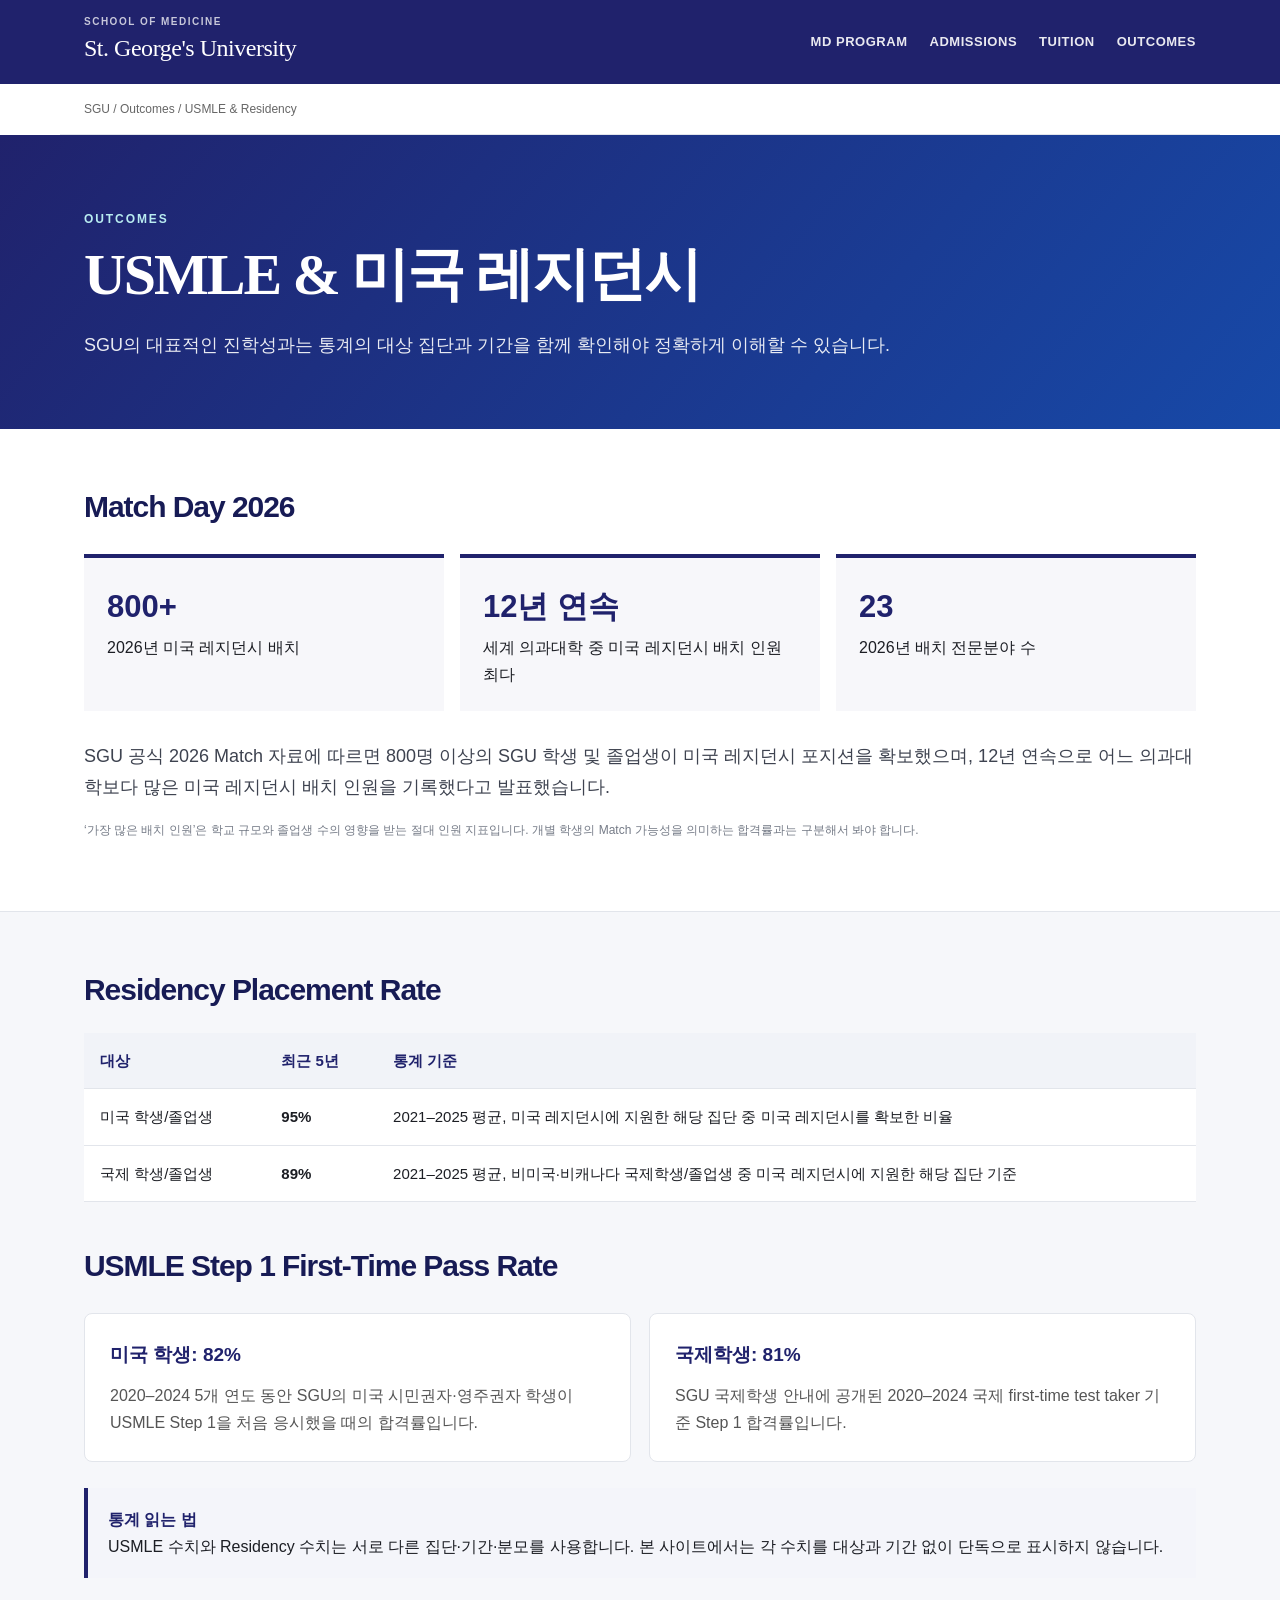
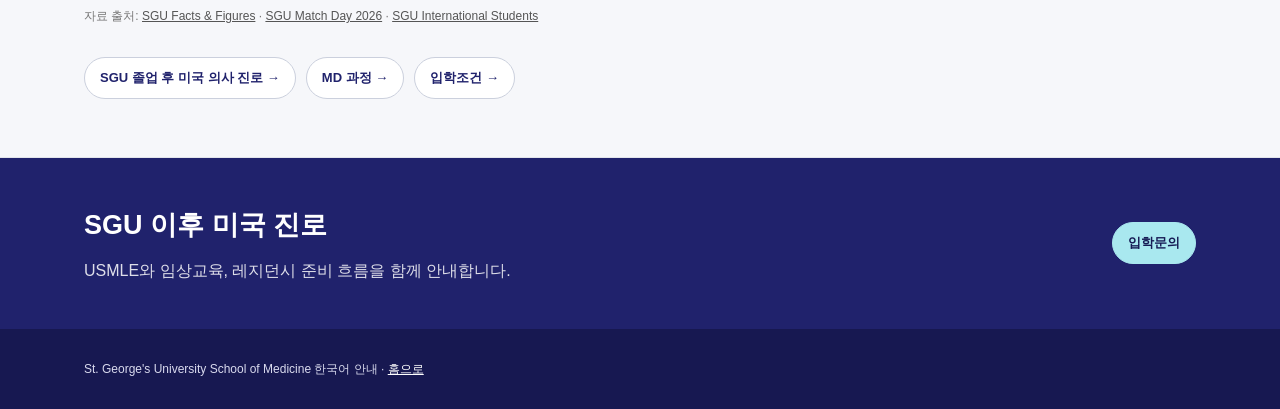
<file: usmle-residency.html>
<!doctype html><html lang="ko"><head><meta charset="utf-8"><meta name="viewport" content="width=device-width,initial-scale=1"><title>SGU USMLE·미국 레지던시 | Match Day 2026</title><meta name="description" content="SGU 의대의 USMLE first-time pass rate와 2026 미국 레지던시 배치 실적을 통계 기준과 함께 안내합니다."><link rel="canonical" href="https://sgumedical.netlify.app/usmle-residency.html"><link rel="stylesheet" href="/detail.css"><script type="application/ld+json">{"@context":"https://schema.org","@type":"WebPage","name":"SGU USMLE 및 미국 레지던시 실적","url":"https://sgumedical.netlify.app/usmle-residency.html","about":{"@type":"CollegeOrUniversity","name":"St. George's University"}}</script></head><body><header class="topbar"><div class="inner"><a class="brand" href="/"><small>School of Medicine</small>St. George's University</a><nav class="nav"><a href="/md-program.html">MD PROGRAM</a><a href="/admissions.html">ADMISSIONS</a><a href="/tuition-scholarships.html">TUITION</a><a href="/usmle-residency.html">OUTCOMES</a></nav></div></header><div class="crumbs"><a href="/">SGU</a> / Outcomes / USMLE & Residency</div><section class="hero"><div class="inner"><span class="eyebrow">OUTCOMES</span><h1>USMLE & 미국 레지던시</h1><p>SGU의 대표적인 진학성과는 통계의 대상 집단과 기간을 함께 확인해야 정확하게 이해할 수 있습니다.</p></div></section><main><section><div class="wrap"><h2 class="section-title">Match Day 2026</h2><div class="stat-grid"><div class="stat"><b>800+</b>2026년 미국 레지던시 배치</div><div class="stat"><b>12년 연속</b>세계 의과대학 중 미국 레지던시 배치 인원 최다</div><div class="stat"><b>23</b>2026년 배치 전문분야 수</div></div><p class="lead" style="margin-top:30px">SGU 공식 2026 Match 자료에 따르면 800명 이상의 SGU 학생 및 졸업생이 미국 레지던시 포지션을 확보했으며, 12년 연속으로 어느 의과대학보다 많은 미국 레지던시 배치 인원을 기록했다고 발표했습니다.</p><p class="fine">‘가장 많은 배치 인원’은 학교 규모와 졸업생 수의 영향을 받는 절대 인원 지표입니다. 개별 학생의 Match 가능성을 의미하는 합격률과는 구분해서 봐야 합니다.</p></div></section><section class="band"><div class="wrap"><h2 class="section-title">Residency Placement Rate</h2><table><thead><tr><th>대상</th><th>최근 5년</th><th>통계 기준</th></tr></thead><tbody><tr><td>미국 학생/졸업생</td><td><b>95%</b></td><td>2021–2025 평균, 미국 레지던시에 지원한 해당 집단 중 미국 레지던시를 확보한 비율</td></tr><tr><td>국제 학생/졸업생</td><td><b>89%</b></td><td>2021–2025 평균, 비미국·비캐나다 국제학생/졸업생 중 미국 레지던시에 지원한 해당 집단 기준</td></tr></tbody></table><h2 class="section-title" style="margin-top:44px">USMLE Step 1 First-Time Pass Rate</h2><div class="grid"><div class="card"><h3>미국 학생: 82%</h3><p>2020–2024 5개 연도 동안 SGU의 미국 시민권자·영주권자 학생이 USMLE Step 1을 처음 응시했을 때의 합격률입니다.</p></div><div class="card"><h3>국제학생: 81%</h3><p>SGU 국제학생 안내에 공개된 2020–2024 국제 first-time test taker 기준 Step 1 합격률입니다.</p></div></div><div class="notice"><strong>통계 읽는 법</strong><br>USMLE 수치와 Residency 수치는 서로 다른 집단·기간·분모를 사용합니다. 본 사이트에서는 각 수치를 대상과 기간 없이 단독으로 표시하지 않습니다.</div><p class="source">자료 출처: <a href="https://www.sgu.edu/school-of-medicine/facts-and-figures/" target="_blank" rel="noopener">SGU Facts & Figures</a> · <a href="https://www.sgu.edu/school-of-medicine/blog/sgu-match-day-2026-how-the-numbers-stack-up/" target="_blank" rel="noopener">SGU Match Day 2026</a> · <a href="https://www.sgu.edu/international-students/" target="_blank" rel="noopener">SGU International Students</a></p><div class="link-row"><a href="/us-doctor-pathway.html">SGU 졸업 후 미국 의사 진로 →</a><a href="/md-program.html">MD 과정 →</a><a href="/admissions.html">입학조건 →</a></div></div></section></main><section class="cta"><div class="wrap"><div><h2>SGU 이후 미국 진로</h2><p>USMLE와 임상교육, 레지던시 준비 흐름을 함께 안내합니다.</p></div><a class="button" href="/#inquiry">입학문의</a></div></section><footer class="footer"><div class="wrap">St. George's University School of Medicine 한국어 안내 · <a href="/">홈으로</a></div></footer></body></html>
</file>
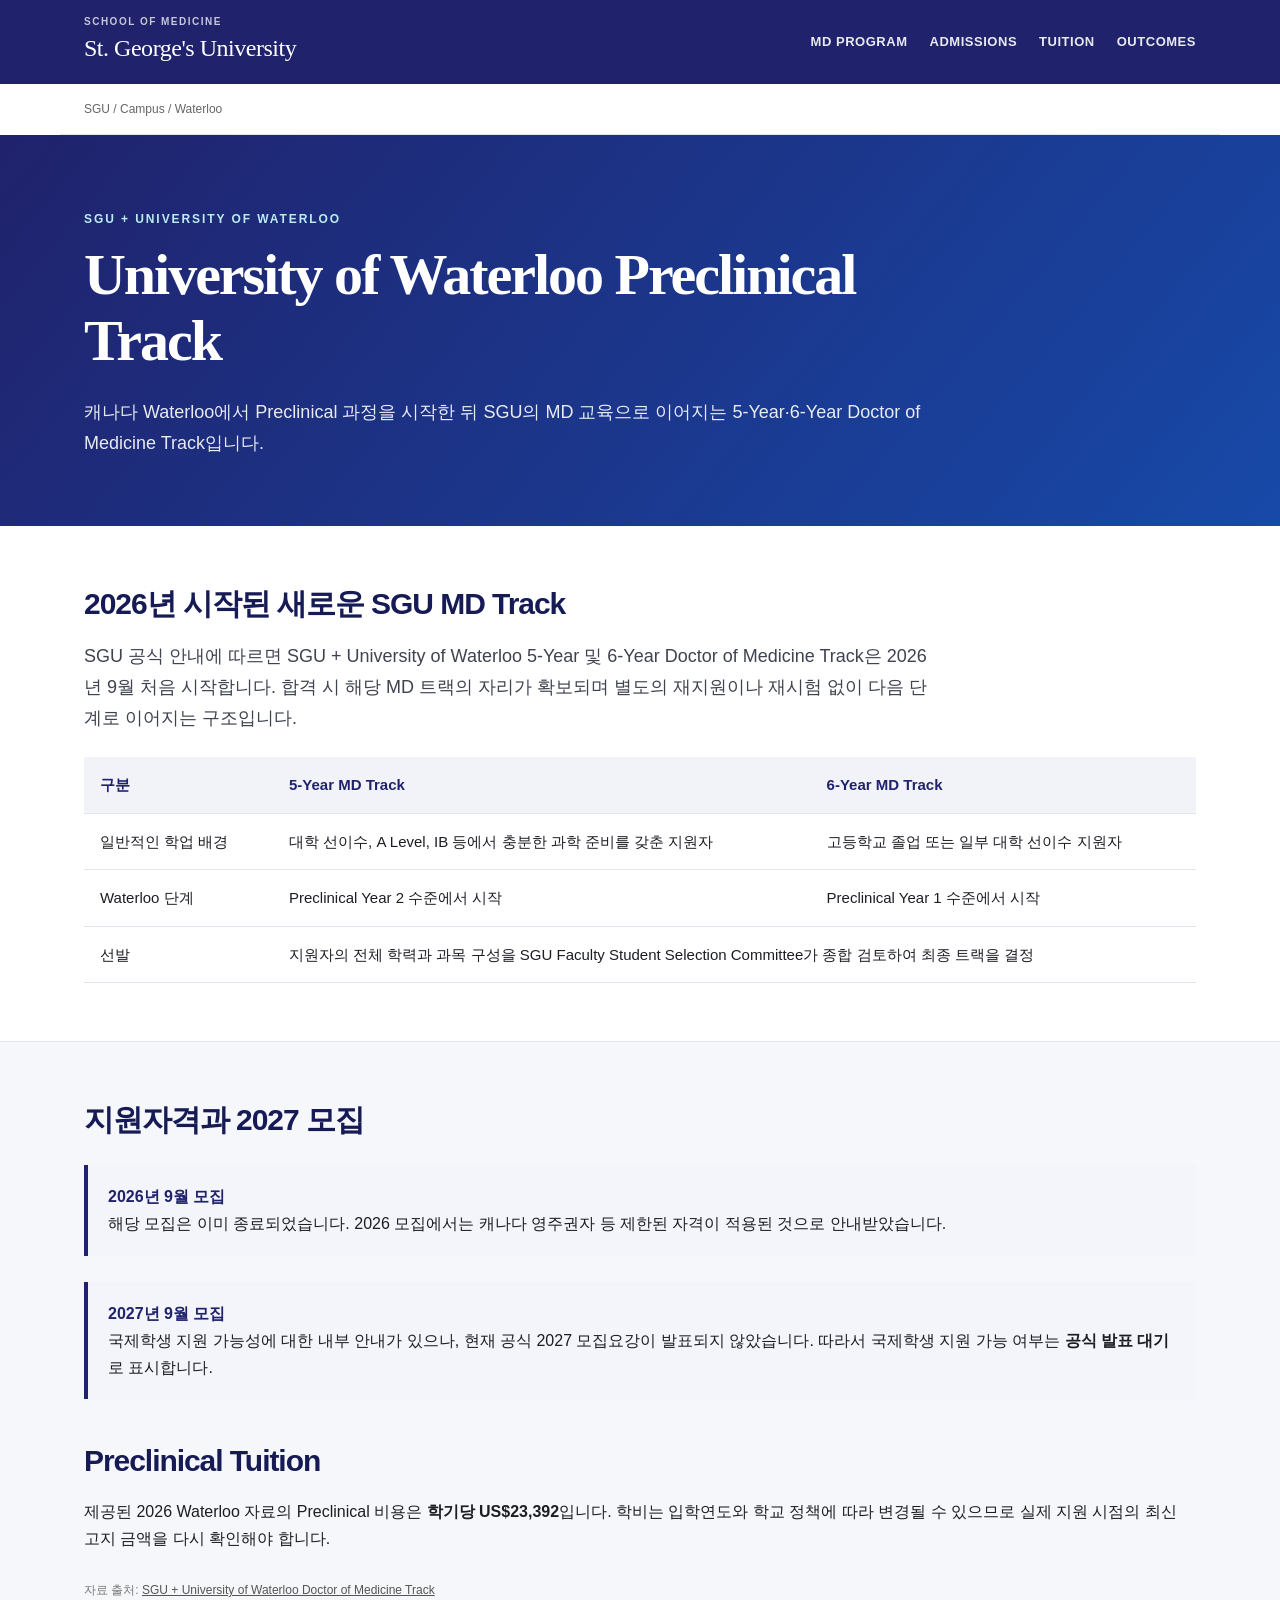
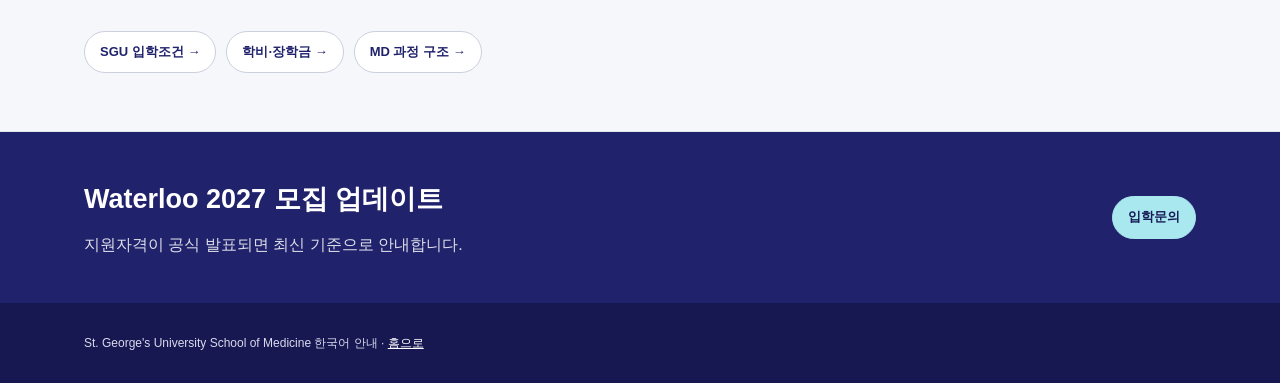
<file: waterloo.html>
<!doctype html><html lang="ko"><head><meta charset="utf-8"><meta name="viewport" content="width=device-width,initial-scale=1"><title>SGU 워터루 의대 트랙 | University of Waterloo Preclinical Track</title><meta name="description" content="University of Waterloo에서 시작하는 SGU 5-Year·6-Year Doctor of Medicine Track의 구조, 입학 배경과 2027 모집상태를 안내합니다."><link rel="canonical" href="https://sgumedical.netlify.app/waterloo.html"><link rel="stylesheet" href="/detail.css"><script type="application/ld+json">{"@context":"https://schema.org","@type":"WebPage","name":"SGU + University of Waterloo Doctor of Medicine Track","url":"https://sgumedical.netlify.app/waterloo.html","about":{"@type":"EducationalOccupationalProgram","name":"SGU + University of Waterloo Five- and Six-Year Doctor of Medicine Tracks"}}</script></head><body><header class="topbar"><div class="inner"><a class="brand" href="/"><small>School of Medicine</small>St. George's University</a><nav class="nav"><a href="/md-program.html">MD PROGRAM</a><a href="/admissions.html">ADMISSIONS</a><a href="/tuition-scholarships.html">TUITION</a><a href="/usmle-residency.html">OUTCOMES</a></nav></div></header><div class="crumbs"><a href="/">SGU</a> / Campus / Waterloo</div><section class="hero"><div class="inner"><span class="eyebrow">SGU + UNIVERSITY OF WATERLOO</span><h1>University of Waterloo Preclinical Track</h1><p>캐나다 Waterloo에서 Preclinical 과정을 시작한 뒤 SGU의 MD 교육으로 이어지는 5-Year·6-Year Doctor of Medicine Track입니다.</p></div></section><main><section><div class="wrap"><h2 class="section-title">2026년 시작된 새로운 SGU MD Track</h2><p class="lead intro">SGU 공식 안내에 따르면 SGU + University of Waterloo 5-Year 및 6-Year Doctor of Medicine Track은 2026년 9월 처음 시작합니다. 합격 시 해당 MD 트랙의 자리가 확보되며 별도의 재지원이나 재시험 없이 다음 단계로 이어지는 구조입니다.</p><table><thead><tr><th>구분</th><th>5-Year MD Track</th><th>6-Year MD Track</th></tr></thead><tbody><tr><td>일반적인 학업 배경</td><td>대학 선이수, A Level, IB 등에서 충분한 과학 준비를 갖춘 지원자</td><td>고등학교 졸업 또는 일부 대학 선이수 지원자</td></tr><tr><td>Waterloo 단계</td><td>Preclinical Year 2 수준에서 시작</td><td>Preclinical Year 1 수준에서 시작</td></tr><tr><td>선발</td><td colspan="2">지원자의 전체 학력과 과목 구성을 SGU Faculty Student Selection Committee가 종합 검토하여 최종 트랙을 결정</td></tr></tbody></table></div></section><section class="band"><div class="wrap"><h2 class="section-title">지원자격과 2027 모집</h2><div class="notice"><strong>2026년 9월 모집</strong><br>해당 모집은 이미 종료되었습니다. 2026 모집에서는 캐나다 영주권자 등 제한된 자격이 적용된 것으로 안내받았습니다.</div><div class="notice"><strong>2027년 9월 모집</strong><br>국제학생 지원 가능성에 대한 내부 안내가 있으나, 현재 공식 2027 모집요강이 발표되지 않았습니다. 따라서 국제학생 지원 가능 여부는 <b>공식 발표 대기</b>로 표시합니다.</div><h2 class="section-title" style="margin-top:42px">Preclinical Tuition</h2><p>제공된 2026 Waterloo 자료의 Preclinical 비용은 <b>학기당 US$23,392</b>입니다. 학비는 입학연도와 학교 정책에 따라 변경될 수 있으므로 실제 지원 시점의 최신 고지 금액을 다시 확인해야 합니다.</p><p class="source">자료 출처: <a href="https://www.sgu.edu/school-of-medicine/waterloo/" target="_blank" rel="noopener">SGU + University of Waterloo Doctor of Medicine Track</a></p><div class="link-row"><a href="/admissions.html">SGU 입학조건 →</a><a href="/tuition-scholarships.html">학비·장학금 →</a><a href="/md-program.html">MD 과정 구조 →</a></div></div></section></main><section class="cta"><div class="wrap"><div><h2>Waterloo 2027 모집 업데이트</h2><p>지원자격이 공식 발표되면 최신 기준으로 안내합니다.</p></div><a class="button" href="/#inquiry">입학문의</a></div></section><footer class="footer"><div class="wrap">St. George's University School of Medicine 한국어 안내 · <a href="/">홈으로</a></div></footer></body></html>
</file>
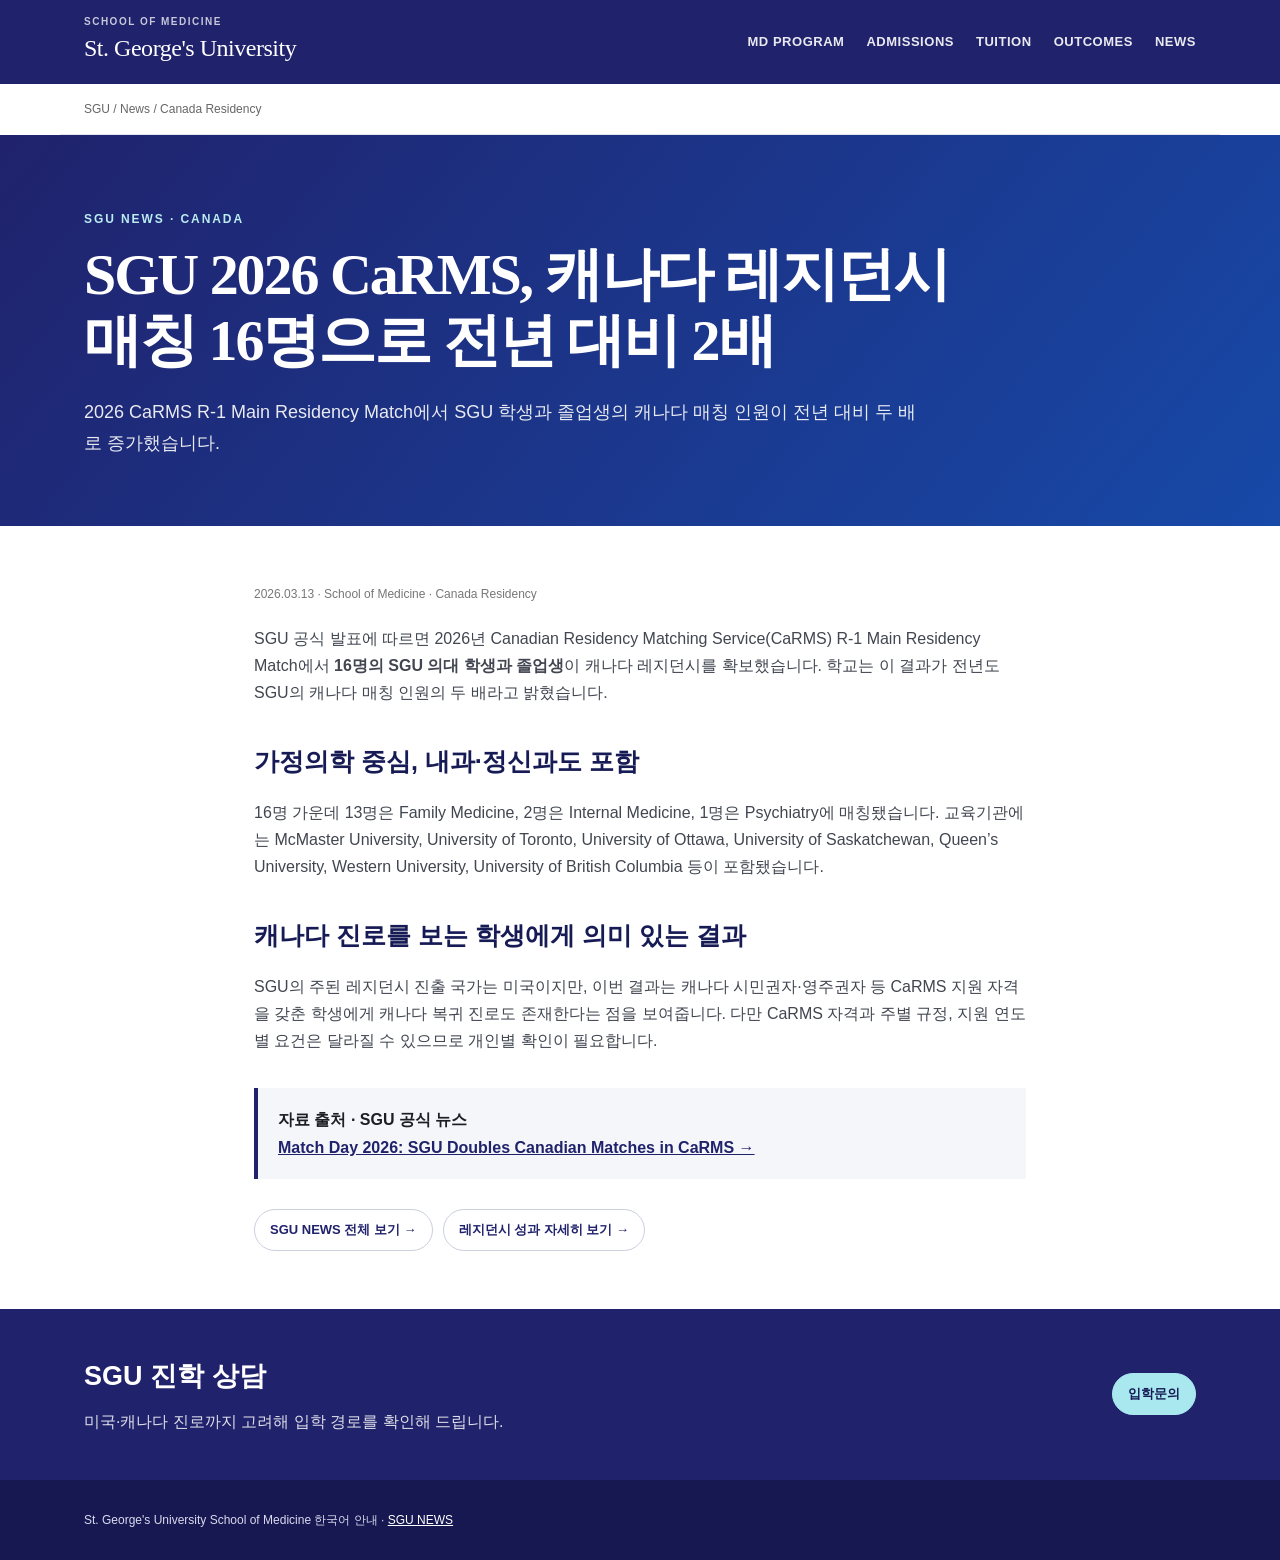
<file: news/carms-canada-2026.html>
<!doctype html><html lang="ko"><head><meta charset="utf-8"><meta name="viewport" content="width=device-width,initial-scale=1"><title>SGU 2026 CaRMS 캐나다 레지던시 16명 매칭 | SGU NEWS</title><meta name="description" content="SGU 2026 CaRMS R-1 Main Residency Match에서 16명의 학생과 졸업생이 캐나다 레지던시를 확보한 공식 발표를 한국어로 정리했습니다."><link rel="canonical" href="https://sgumedical.netlify.app/news/carms-canada-2026.html"><link rel="stylesheet" href="/detail.css"><script type="application/ld+json">{"@context":"https://schema.org","@type":"NewsArticle","headline":"SGU 2026 CaRMS, 캐나다 레지던시 매칭 16명으로 전년 대비 2배","datePublished":"2026-03-13","dateModified":"2026-08-30","mainEntityOfPage":"https://sgumedical.netlify.app/news/carms-canada-2026.html","publisher":{"@type":"Organization","name":"St. George's University"},"isBasedOn":"https://www.sgu.edu/news-and-events/sgu-doubles-canadian-matches-in-2026/"}</script><style>.article{max-width:820px}.article h2{margin:34px 0 12px;color:#171b55;font-size:25px}.article p{font-size:16px;color:#414650}.meta{font-size:12px;color:#777;margin-bottom:20px}.official-link{margin-top:34px;padding:18px 20px;border-left:4px solid #20226c;background:#f5f6fa}.official-link a{color:#20226c;font-weight:800}</style></head><body><header class="topbar"><div class="inner"><a class="brand" href="/"><small>School of Medicine</small>St. George's University</a><nav class="nav"><a href="/md-program.html">MD PROGRAM</a><a href="/admissions.html">ADMISSIONS</a><a href="/tuition-scholarships.html">TUITION</a><a href="/usmle-residency.html">OUTCOMES</a><a href="/news.html">NEWS</a></nav></div></header><div class="crumbs"><a href="/">SGU</a> / <a href="/news.html">News</a> / Canada Residency</div><section class="hero"><div class="inner"><span class="eyebrow">SGU NEWS · CANADA</span><h1>SGU 2026 CaRMS, 캐나다 레지던시 매칭 16명으로 전년 대비 2배</h1><p>2026 CaRMS R-1 Main Residency Match에서 SGU 학생과 졸업생의 캐나다 매칭 인원이 전년 대비 두 배로 증가했습니다.</p></div></section><main><section><div class="wrap article"><div class="meta">2026.03.13 · School of Medicine · Canada Residency</div><p class="lead">SGU 공식 발표에 따르면 2026년 Canadian Residency Matching Service(CaRMS) R-1 Main Residency Match에서 <b>16명의 SGU 의대 학생과 졸업생</b>이 캐나다 레지던시를 확보했습니다. 학교는 이 결과가 전년도 SGU의 캐나다 매칭 인원의 두 배라고 밝혔습니다.</p><h2>가정의학 중심, 내과·정신과도 포함</h2><p>16명 가운데 13명은 Family Medicine, 2명은 Internal Medicine, 1명은 Psychiatry에 매칭됐습니다. 교육기관에는 McMaster University, University of Toronto, University of Ottawa, University of Saskatchewan, Queen’s University, Western University, University of British Columbia 등이 포함됐습니다.</p><h2>캐나다 진로를 보는 학생에게 의미 있는 결과</h2><p>SGU의 주된 레지던시 진출 국가는 미국이지만, 이번 결과는 캐나다 시민권자·영주권자 등 CaRMS 지원 자격을 갖춘 학생에게 캐나다 복귀 진로도 존재한다는 점을 보여줍니다. 다만 CaRMS 자격과 주별 규정, 지원 연도별 요건은 달라질 수 있으므로 개인별 확인이 필요합니다.</p><div class="official-link"><b>자료 출처 · SGU 공식 뉴스</b><br><a href="https://www.sgu.edu/news-and-events/sgu-doubles-canadian-matches-in-2026/" target="_blank" rel="noopener">Match Day 2026: SGU Doubles Canadian Matches in CaRMS →</a></div><div class="link-row"><a href="/news.html">SGU NEWS 전체 보기 →</a><a href="/usmle-residency.html">레지던시 성과 자세히 보기 →</a></div></div></section></main><section class="cta"><div class="wrap"><div><h2>SGU 진학 상담</h2><p>미국·캐나다 진로까지 고려해 입학 경로를 확인해 드립니다.</p></div><a class="button" href="/#inquiry">입학문의</a></div></section><footer class="footer"><div class="wrap">St. George's University School of Medicine 한국어 안내 · <a href="/news.html">SGU NEWS</a></div></footer></body></html>
</file>
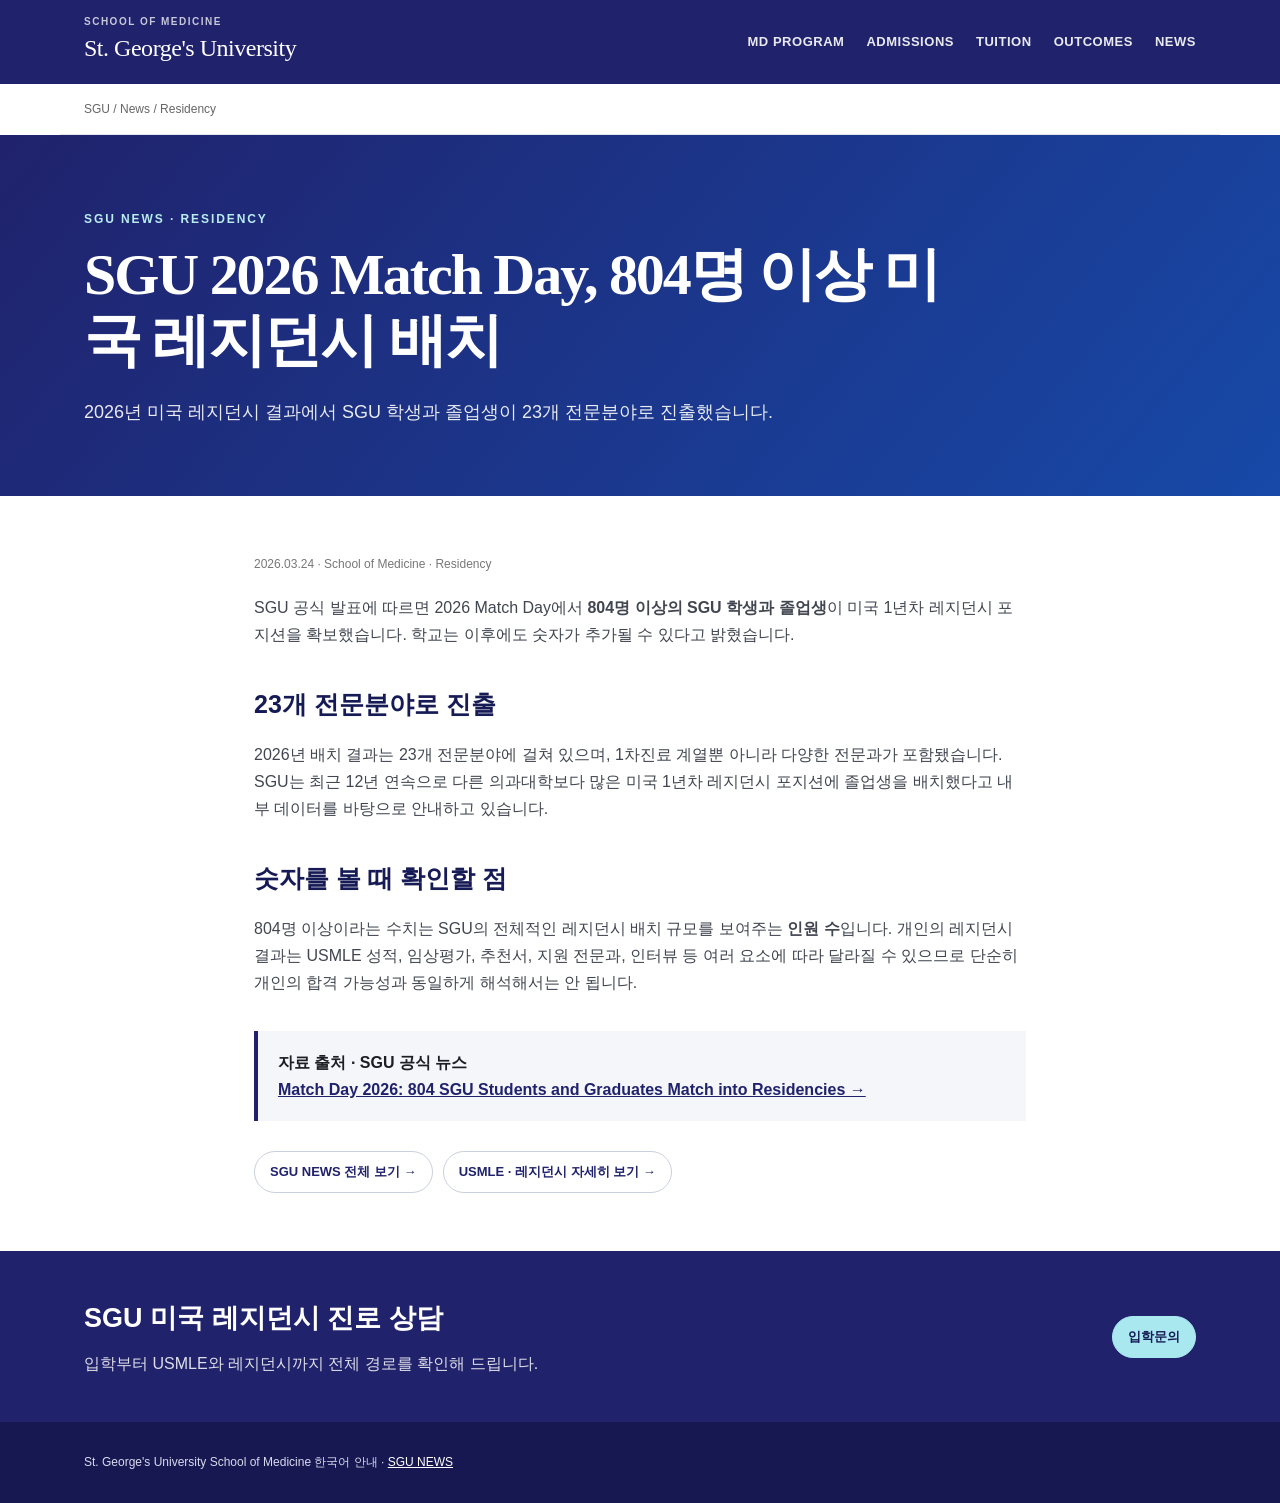
<file: news/match-day-2026.html>
<!doctype html><html lang="ko"><head><meta charset="utf-8"><meta name="viewport" content="width=device-width,initial-scale=1"><title>SGU 2026 Match Day 804명+ 미국 레지던시 | SGU NEWS</title><meta name="description" content="SGU 2026 Match Day에서 804명 이상의 학생과 졸업생이 미국 1년차 레지던시 포지션을 확보한 공식 발표를 한국어로 정리했습니다."><link rel="canonical" href="https://sgumedical.netlify.app/news/match-day-2026.html"><link rel="stylesheet" href="/detail.css"><script type="application/ld+json">{"@context":"https://schema.org","@type":"NewsArticle","headline":"SGU 2026 Match Day, 804명 이상 미국 레지던시 배치","datePublished":"2026-03-24","dateModified":"2026-08-30","mainEntityOfPage":"https://sgumedical.netlify.app/news/match-day-2026.html","publisher":{"@type":"Organization","name":"St. George's University"},"isBasedOn":"https://www.sgu.edu/news-and-events/match-day-2026-804-sgu-students-match/"}</script><style>.article{max-width:820px}.article h2{margin:34px 0 12px;color:#171b55;font-size:25px}.article p{font-size:16px;color:#414650}.meta{font-size:12px;color:#777;margin-bottom:20px}.official-link{margin-top:34px;padding:18px 20px;border-left:4px solid #20226c;background:#f5f6fa}.official-link a{color:#20226c;font-weight:800}</style></head><body><header class="topbar"><div class="inner"><a class="brand" href="/"><small>School of Medicine</small>St. George's University</a><nav class="nav"><a href="/md-program.html">MD PROGRAM</a><a href="/admissions.html">ADMISSIONS</a><a href="/tuition-scholarships.html">TUITION</a><a href="/usmle-residency.html">OUTCOMES</a><a href="/news.html">NEWS</a></nav></div></header><div class="crumbs"><a href="/">SGU</a> / <a href="/news.html">News</a> / Residency</div><section class="hero"><div class="inner"><span class="eyebrow">SGU NEWS · RESIDENCY</span><h1>SGU 2026 Match Day, 804명 이상 미국 레지던시 배치</h1><p>2026년 미국 레지던시 결과에서 SGU 학생과 졸업생이 23개 전문분야로 진출했습니다.</p></div></section><main><section><div class="wrap article"><div class="meta">2026.03.24 · School of Medicine · Residency</div><p class="lead">SGU 공식 발표에 따르면 2026 Match Day에서 <b>804명 이상의 SGU 학생과 졸업생</b>이 미국 1년차 레지던시 포지션을 확보했습니다. 학교는 이후에도 숫자가 추가될 수 있다고 밝혔습니다.</p><h2>23개 전문분야로 진출</h2><p>2026년 배치 결과는 23개 전문분야에 걸쳐 있으며, 1차진료 계열뿐 아니라 다양한 전문과가 포함됐습니다. SGU는 최근 12년 연속으로 다른 의과대학보다 많은 미국 1년차 레지던시 포지션에 졸업생을 배치했다고 내부 데이터를 바탕으로 안내하고 있습니다.</p><h2>숫자를 볼 때 확인할 점</h2><p>804명 이상이라는 수치는 SGU의 전체적인 레지던시 배치 규모를 보여주는 <b>인원 수</b>입니다. 개인의 레지던시 결과는 USMLE 성적, 임상평가, 추천서, 지원 전문과, 인터뷰 등 여러 요소에 따라 달라질 수 있으므로 단순히 개인의 합격 가능성과 동일하게 해석해서는 안 됩니다.</p><div class="official-link"><b>자료 출처 · SGU 공식 뉴스</b><br><a href="https://www.sgu.edu/news-and-events/match-day-2026-804-sgu-students-match/" target="_blank" rel="noopener">Match Day 2026: 804 SGU Students and Graduates Match into Residencies →</a></div><div class="link-row"><a href="/news.html">SGU NEWS 전체 보기 →</a><a href="/usmle-residency.html">USMLE · 레지던시 자세히 보기 →</a></div></div></section></main><section class="cta"><div class="wrap"><div><h2>SGU 미국 레지던시 진로 상담</h2><p>입학부터 USMLE와 레지던시까지 전체 경로를 확인해 드립니다.</p></div><a class="button" href="/#inquiry">입학문의</a></div></section><footer class="footer"><div class="wrap">St. George's University School of Medicine 한국어 안내 · <a href="/news.html">SGU NEWS</a></div></footer></body></html>
</file>
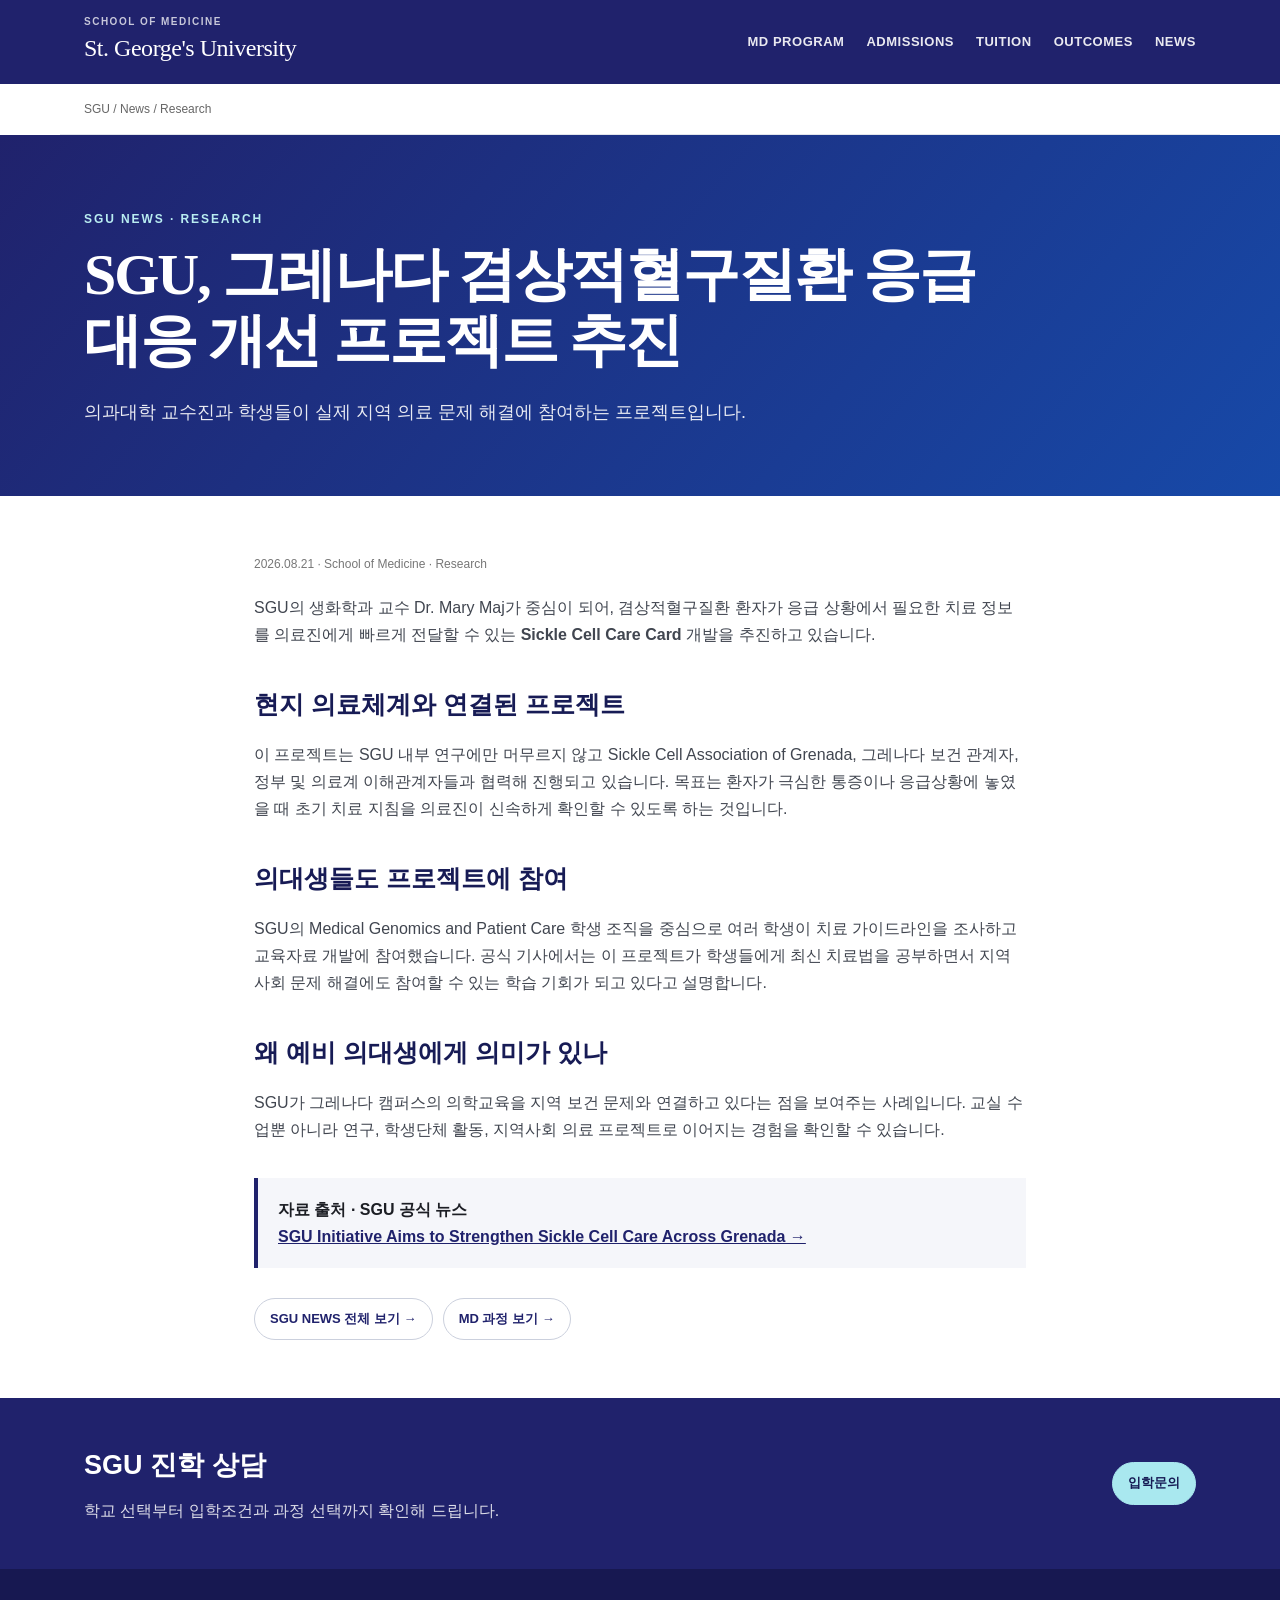
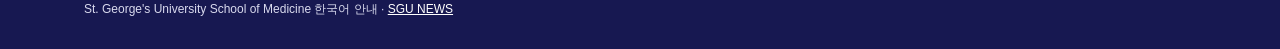
<file: news/sickle-cell-care-grenada-2026.html>
<!doctype html><html lang="ko"><head><meta charset="utf-8"><meta name="viewport" content="width=device-width,initial-scale=1"><title>SGU 겸상적혈구질환 치료 대응 프로젝트 | SGU NEWS</title><meta name="description" content="SGU 의과대학 교수진과 학생들이 그레나다 보건 관계자들과 함께 Sickle Cell Care Card 개발을 추진하는 공식 뉴스를 한국어로 정리했습니다."><link rel="canonical" href="https://sgumedical.netlify.app/news/sickle-cell-care-grenada-2026.html"><link rel="stylesheet" href="/detail.css"><script type="application/ld+json">{"@context":"https://schema.org","@type":"NewsArticle","headline":"SGU, 그레나다 겸상적혈구질환 응급 대응 개선 프로젝트 추진","datePublished":"2026-08-21","dateModified":"2026-08-30","mainEntityOfPage":"https://sgumedical.netlify.app/news/sickle-cell-care-grenada-2026.html","publisher":{"@type":"Organization","name":"St. George's University"},"isBasedOn":"https://www.sgu.edu/news-and-events/sgu-boost-sickle-cell-care-in-grenada/"}</script><style>.article{max-width:820px}.article h2{margin:34px 0 12px;color:#171b55;font-size:25px}.article p{font-size:16px;color:#414650}.meta{font-size:12px;color:#777;margin-bottom:20px}.official-link{margin-top:34px;padding:18px 20px;border-left:4px solid #20226c;background:#f5f6fa}.official-link a{color:#20226c;font-weight:800}</style></head><body><header class="topbar"><div class="inner"><a class="brand" href="/"><small>School of Medicine</small>St. George's University</a><nav class="nav"><a href="/md-program.html">MD PROGRAM</a><a href="/admissions.html">ADMISSIONS</a><a href="/tuition-scholarships.html">TUITION</a><a href="/usmle-residency.html">OUTCOMES</a><a href="/news.html">NEWS</a></nav></div></header><div class="crumbs"><a href="/">SGU</a> / <a href="/news.html">News</a> / Research</div><section class="hero"><div class="inner"><span class="eyebrow">SGU NEWS · RESEARCH</span><h1>SGU, 그레나다 겸상적혈구질환 응급 대응 개선 프로젝트 추진</h1><p>의과대학 교수진과 학생들이 실제 지역 의료 문제 해결에 참여하는 프로젝트입니다.</p></div></section><main><section><div class="wrap article"><div class="meta">2026.08.21 · School of Medicine · Research</div><p class="lead">SGU의 생화학과 교수 Dr. Mary Maj가 중심이 되어, 겸상적혈구질환 환자가 응급 상황에서 필요한 치료 정보를 의료진에게 빠르게 전달할 수 있는 <b>Sickle Cell Care Card</b> 개발을 추진하고 있습니다.</p><h2>현지 의료체계와 연결된 프로젝트</h2><p>이 프로젝트는 SGU 내부 연구에만 머무르지 않고 Sickle Cell Association of Grenada, 그레나다 보건 관계자, 정부 및 의료계 이해관계자들과 협력해 진행되고 있습니다. 목표는 환자가 극심한 통증이나 응급상황에 놓였을 때 초기 치료 지침을 의료진이 신속하게 확인할 수 있도록 하는 것입니다.</p><h2>의대생들도 프로젝트에 참여</h2><p>SGU의 Medical Genomics and Patient Care 학생 조직을 중심으로 여러 학생이 치료 가이드라인을 조사하고 교육자료 개발에 참여했습니다. 공식 기사에서는 이 프로젝트가 학생들에게 최신 치료법을 공부하면서 지역사회 문제 해결에도 참여할 수 있는 학습 기회가 되고 있다고 설명합니다.</p><h2>왜 예비 의대생에게 의미가 있나</h2><p>SGU가 그레나다 캠퍼스의 의학교육을 지역 보건 문제와 연결하고 있다는 점을 보여주는 사례입니다. 교실 수업뿐 아니라 연구, 학생단체 활동, 지역사회 의료 프로젝트로 이어지는 경험을 확인할 수 있습니다.</p><div class="official-link"><b>자료 출처 · SGU 공식 뉴스</b><br><a href="https://www.sgu.edu/news-and-events/sgu-boost-sickle-cell-care-in-grenada/" target="_blank" rel="noopener">SGU Initiative Aims to Strengthen Sickle Cell Care Across Grenada →</a></div><div class="link-row"><a href="/news.html">SGU NEWS 전체 보기 →</a><a href="/md-program.html">MD 과정 보기 →</a></div></div></section></main><section class="cta"><div class="wrap"><div><h2>SGU 진학 상담</h2><p>학교 선택부터 입학조건과 과정 선택까지 확인해 드립니다.</p></div><a class="button" href="/#inquiry">입학문의</a></div></section><footer class="footer"><div class="wrap">St. George's University School of Medicine 한국어 안내 · <a href="/news.html">SGU NEWS</a></div></footer></body></html>
</file>
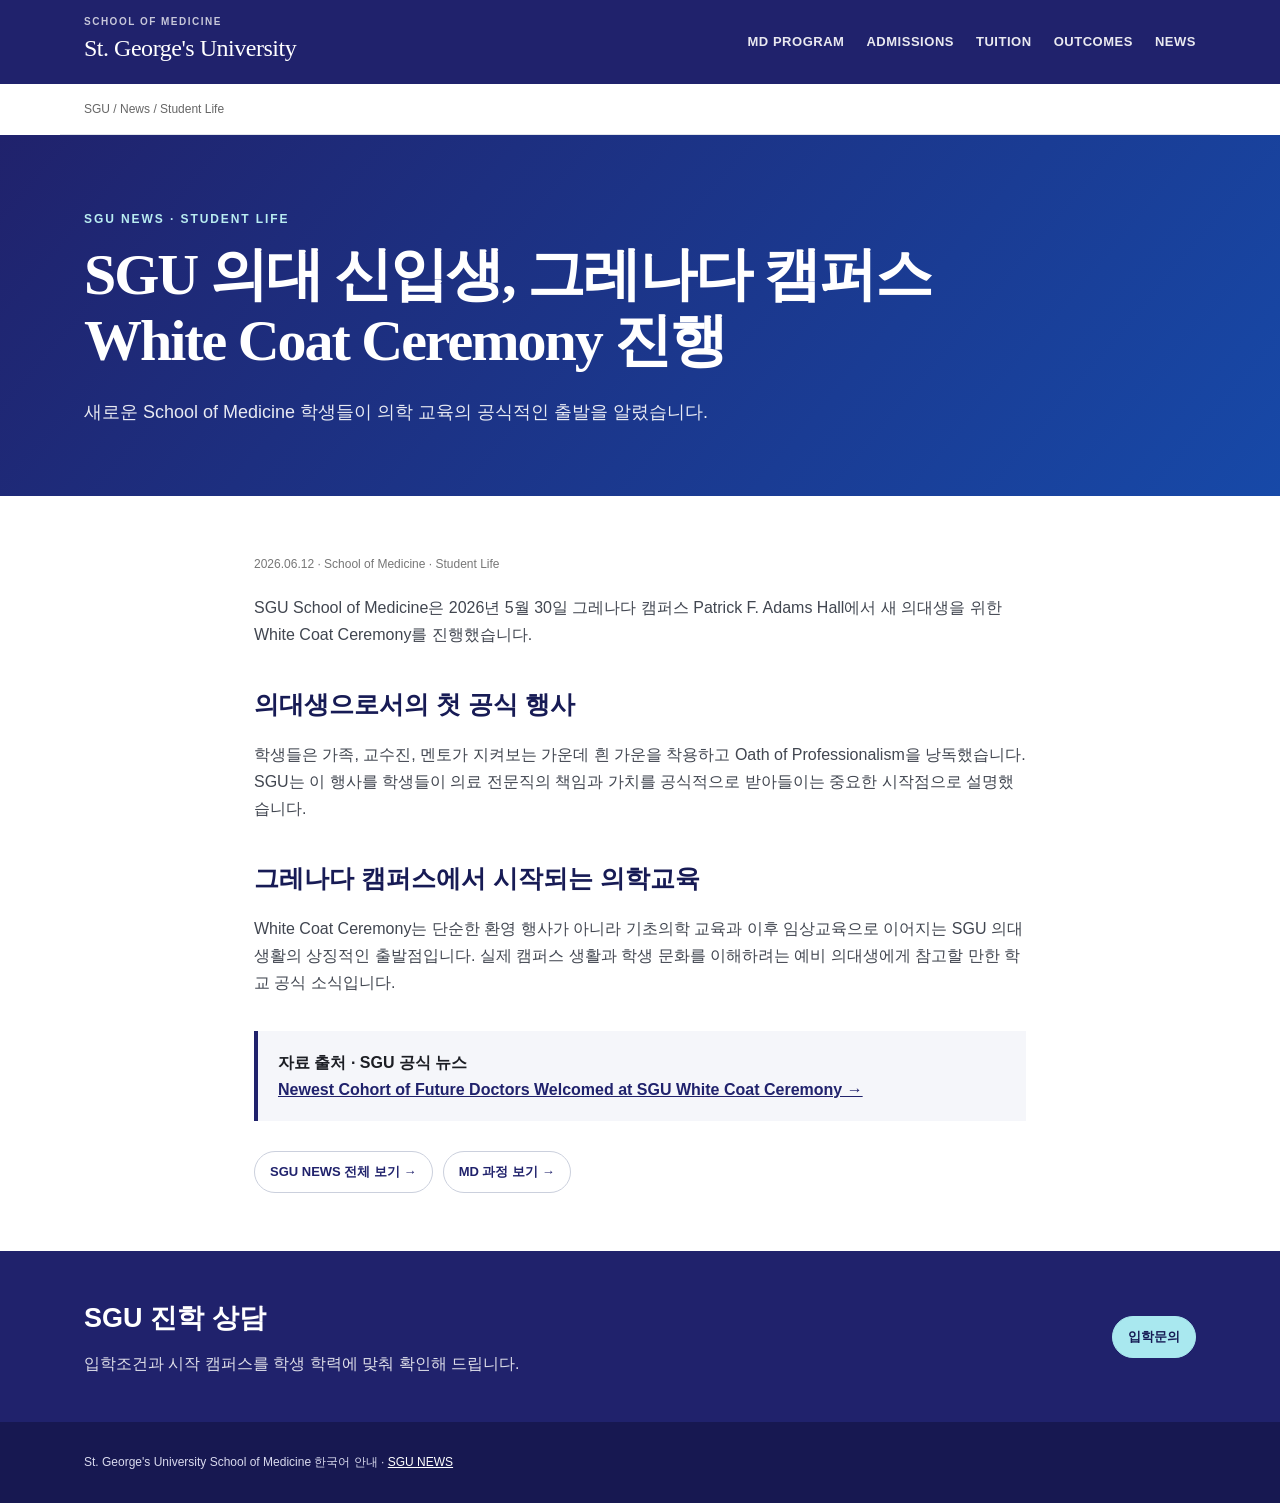
<file: news/white-coat-grenada-2026.html>
<!doctype html><html lang="ko"><head><meta charset="utf-8"><meta name="viewport" content="width=device-width,initial-scale=1"><title>SGU 의대 2026 White Coat Ceremony | SGU NEWS</title><meta name="description" content="2026년 SGU School of Medicine 그레나다 캠퍼스 White Coat Ceremony 소식을 한국어로 정리했습니다."><link rel="canonical" href="https://sgumedical.netlify.app/news/white-coat-grenada-2026.html"><link rel="stylesheet" href="/detail.css"><script type="application/ld+json">{"@context":"https://schema.org","@type":"NewsArticle","headline":"SGU 의대 신입생, 그레나다 캠퍼스 White Coat Ceremony 진행","datePublished":"2026-06-12","dateModified":"2026-08-30","mainEntityOfPage":"https://sgumedical.netlify.app/news/white-coat-grenada-2026.html","publisher":{"@type":"Organization","name":"St. George's University"},"isBasedOn":"https://www.sgu.edu/news-and-events/newest-cohort-of-future-doctors-at-sgu/"}</script><style>.article{max-width:820px}.article h2{margin:34px 0 12px;color:#171b55;font-size:25px}.article p{font-size:16px;color:#414650}.meta{font-size:12px;color:#777;margin-bottom:20px}.official-link{margin-top:34px;padding:18px 20px;border-left:4px solid #20226c;background:#f5f6fa}.official-link a{color:#20226c;font-weight:800}</style></head><body><header class="topbar"><div class="inner"><a class="brand" href="/"><small>School of Medicine</small>St. George's University</a><nav class="nav"><a href="/md-program.html">MD PROGRAM</a><a href="/admissions.html">ADMISSIONS</a><a href="/tuition-scholarships.html">TUITION</a><a href="/usmle-residency.html">OUTCOMES</a><a href="/news.html">NEWS</a></nav></div></header><div class="crumbs"><a href="/">SGU</a> / <a href="/news.html">News</a> / Student Life</div><section class="hero"><div class="inner"><span class="eyebrow">SGU NEWS · STUDENT LIFE</span><h1>SGU 의대 신입생, 그레나다 캠퍼스 White Coat Ceremony 진행</h1><p>새로운 School of Medicine 학생들이 의학 교육의 공식적인 출발을 알렸습니다.</p></div></section><main><section><div class="wrap article"><div class="meta">2026.06.12 · School of Medicine · Student Life</div><p class="lead">SGU School of Medicine은 2026년 5월 30일 그레나다 캠퍼스 Patrick F. Adams Hall에서 새 의대생을 위한 White Coat Ceremony를 진행했습니다.</p><h2>의대생으로서의 첫 공식 행사</h2><p>학생들은 가족, 교수진, 멘토가 지켜보는 가운데 흰 가운을 착용하고 Oath of Professionalism을 낭독했습니다. SGU는 이 행사를 학생들이 의료 전문직의 책임과 가치를 공식적으로 받아들이는 중요한 시작점으로 설명했습니다.</p><h2>그레나다 캠퍼스에서 시작되는 의학교육</h2><p>White Coat Ceremony는 단순한 환영 행사가 아니라 기초의학 교육과 이후 임상교육으로 이어지는 SGU 의대 생활의 상징적인 출발점입니다. 실제 캠퍼스 생활과 학생 문화를 이해하려는 예비 의대생에게 참고할 만한 학교 공식 소식입니다.</p><div class="official-link"><b>자료 출처 · SGU 공식 뉴스</b><br><a href="https://www.sgu.edu/news-and-events/newest-cohort-of-future-doctors-at-sgu/" target="_blank" rel="noopener">Newest Cohort of Future Doctors Welcomed at SGU White Coat Ceremony →</a></div><div class="link-row"><a href="/news.html">SGU NEWS 전체 보기 →</a><a href="/md-program.html">MD 과정 보기 →</a></div></div></section></main><section class="cta"><div class="wrap"><div><h2>SGU 진학 상담</h2><p>입학조건과 시작 캠퍼스를 학생 학력에 맞춰 확인해 드립니다.</p></div><a class="button" href="/#inquiry">입학문의</a></div></section><footer class="footer"><div class="wrap">St. George's University School of Medicine 한국어 안내 · <a href="/news.html">SGU NEWS</a></div></footer></body></html>
</file>
<file: detail.css>
/* SGU detail pages — institutional Korean information design */
:root{--ink:#1c1e24;--muted:#5f6470;--paper:#fff;--soft:#f6f7fa;--line:#e2e5eb;--blue:#20226c;--blue2:#173f9f;--aqua:#a9e8ef;--orange:#ff8b38;--max:1160px}*{box-sizing:border-box}html{scroll-behavior:smooth}body{margin:0;color:var(--ink);background:var(--paper);font-family:Pretendard,"Noto Sans KR",Arial,sans-serif;line-height:1.7}a{color:inherit}.topbar{background:var(--blue);color:#fff}.topbar .inner{max-width:var(--max);margin:auto;min-height:84px;padding:0 24px;display:flex;align-items:center;justify-content:space-between;gap:24px}.brand{font-family:Georgia,"Times New Roman",serif;font-size:24px;text-decoration:none;letter-spacing:-.02em}.brand small{display:block;font:600 10px/1.2 Arial,sans-serif;letter-spacing:.15em;text-transform:uppercase;opacity:.75}.nav{display:flex;gap:22px;font-size:13px;font-weight:800;letter-spacing:.04em}.nav a{text-decoration:none;opacity:.9}.nav a:hover{opacity:1;text-decoration:underline}.hero{background:linear-gradient(130deg,#20226c,#1749a8);color:#fff}.hero .inner{max-width:var(--max);margin:auto;padding:74px 24px 68px}.eyebrow{display:block;margin-bottom:12px;font-size:12px;font-weight:900;letter-spacing:.16em;text-transform:uppercase;color:#b9edf1}.hero h1{max-width:900px;margin:0;font:700 clamp(34px,5vw,58px)/1.15 Georgia,"Noto Serif KR",serif;letter-spacing:-.035em}.hero p{max-width:850px;margin:22px 0 0;font-size:18px;opacity:.9}.crumbs{max-width:var(--max);margin:auto;padding:15px 24px;font-size:12px;color:#666;border-bottom:1px solid var(--line)}.crumbs a{text-decoration:none}.wrap{max-width:var(--max);margin:auto;padding:58px 24px}.intro{max-width:860px}.section-title{margin:0 0 18px;font-size:30px;line-height:1.3;letter-spacing:-.035em;color:#171b55}.lead{font-size:18px;color:#3e4350}.grid{display:grid;grid-template-columns:repeat(2,minmax(0,1fr));gap:18px;margin-top:28px}.card{border:1px solid var(--line);border-radius:8px;padding:25px;background:#fff}.card h3{margin:0 0 10px;font-size:19px;color:#20226c}.card p{margin:0;color:#555}.band{background:var(--soft);border-top:1px solid var(--line);border-bottom:1px solid var(--line)}table{width:100%;border-collapse:collapse;margin-top:24px;background:#fff;font-size:15px}th,td{padding:15px 16px;border-bottom:1px solid var(--line);vertical-align:top;text-align:left}th{background:#f1f3f8;color:#20226c;font-weight:800}.notice{margin:26px 0 0;border-left:4px solid #20226c;background:#f4f5fa;padding:18px 20px}.notice strong{color:#20226c}.stat-grid{display:grid;grid-template-columns:repeat(3,1fr);gap:16px;margin-top:28px}.stat{border-top:4px solid #20226c;background:#f7f7fa;padding:23px}.stat b{display:block;font-size:31px;color:#20226c}.link-row{display:flex;flex-wrap:wrap;gap:10px;margin-top:30px}.link-row a,.button{display:inline-flex;align-items:center;min-height:42px;padding:9px 15px;border:1px solid #cbd0dd;border-radius:999px;text-decoration:none;font-size:13px;font-weight:800;color:#20226c;background:#fff}.link-row a:hover,.button:hover{border-color:#20226c}.source{font-size:12px;color:#777;margin-top:28px}.source a{color:#555}.cta{background:#20226c;color:#fff}.cta .wrap{padding-top:45px;padding-bottom:45px;display:flex;align-items:center;justify-content:space-between;gap:24px}.cta h2{margin:0 0 8px;font-size:27px}.cta p{margin:0;opacity:.85}.cta .button{border-color:#a9e8ef;background:#a9e8ef;color:#171b55}.footer{background:#171851;color:#d9daee}.footer .wrap{padding-top:30px;padding-bottom:30px;font-size:12px}.footer a{color:#fff}.fine{font-size:12px;color:#757b87}.faq details{border-bottom:1px solid var(--line);padding:16px 0}.faq summary{font-weight:800;color:#20226c;cursor:pointer}.faq p{margin:10px 0 0;color:#505560}@media(max-width:780px){.topbar .inner{min-height:70px}.brand{font-size:19px}.nav{display:none}.hero .inner{padding:54px 20px}.hero p{font-size:16px}.wrap{padding:42px 20px}.grid,.stat-grid{grid-template-columns:1fr}.cta .wrap{display:block}.cta .button{margin-top:18px}th,td{padding:12px 10px;font-size:13px}}
</file>
